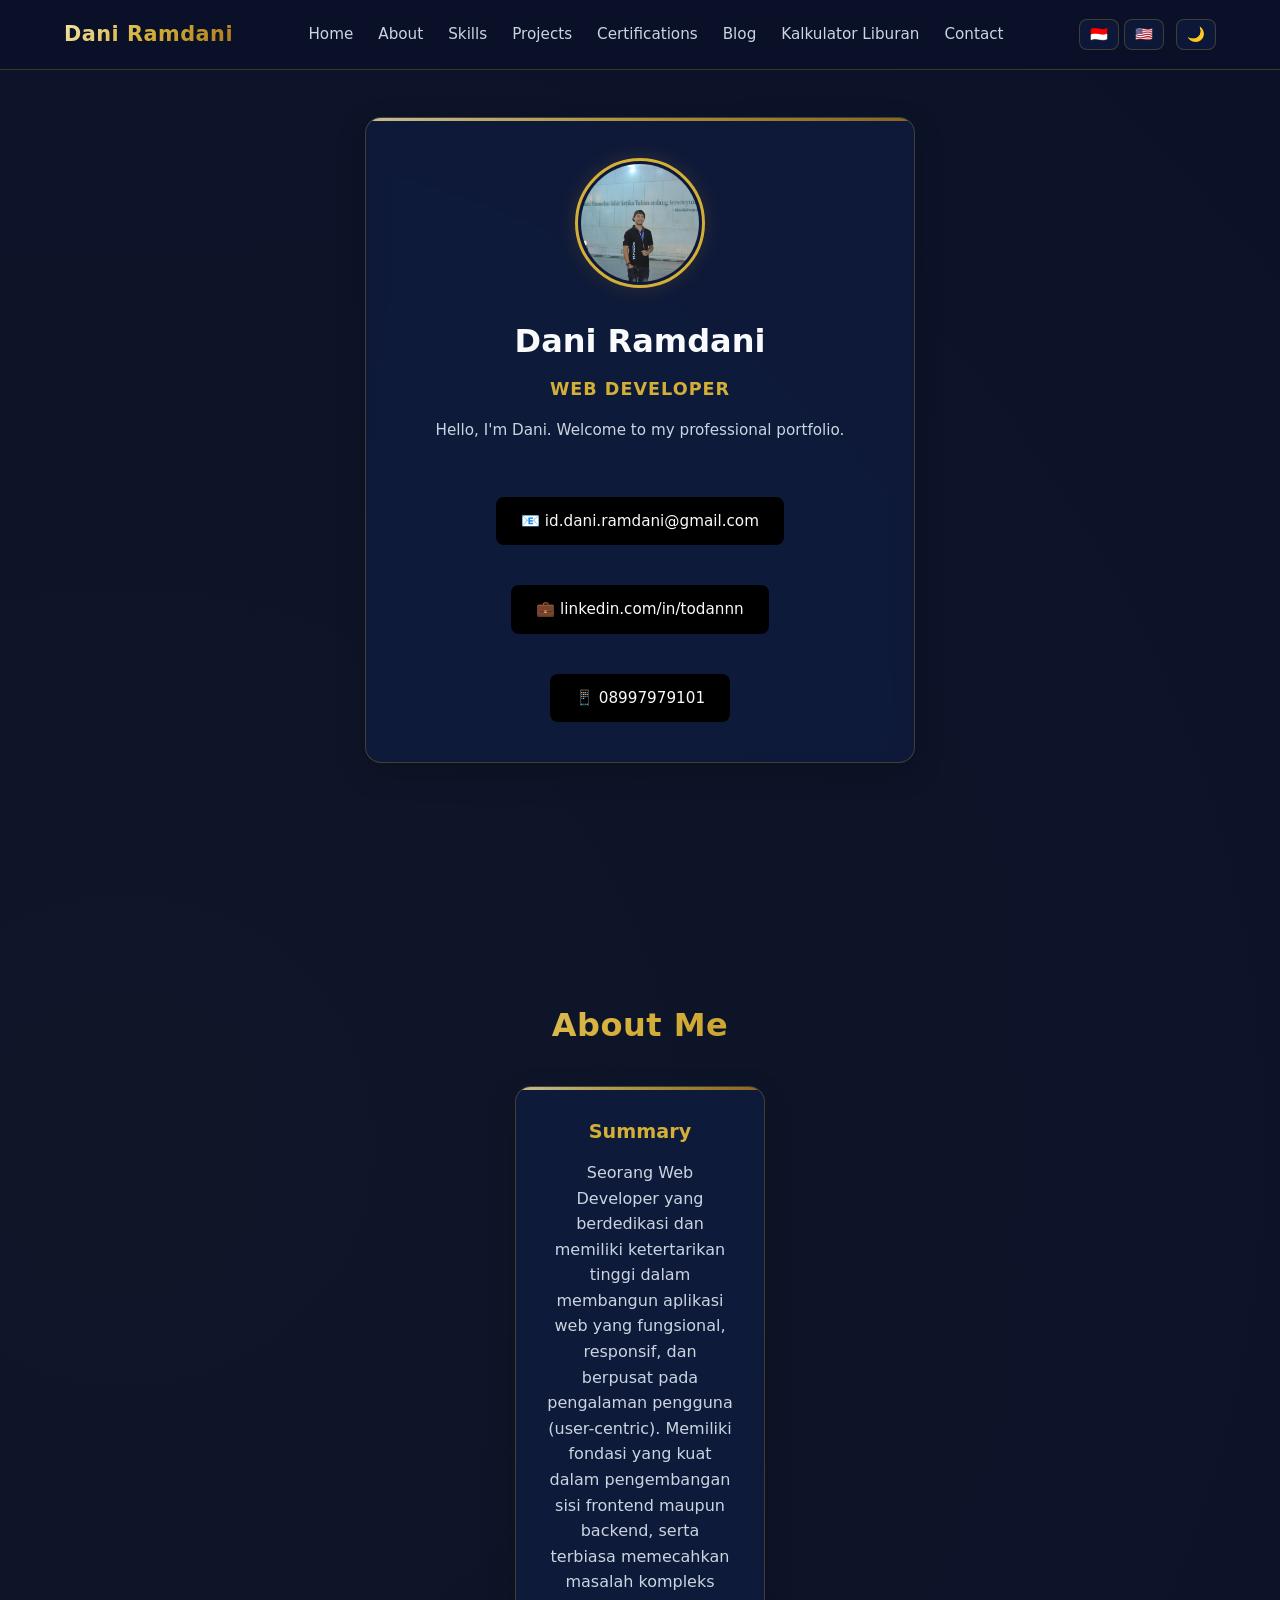
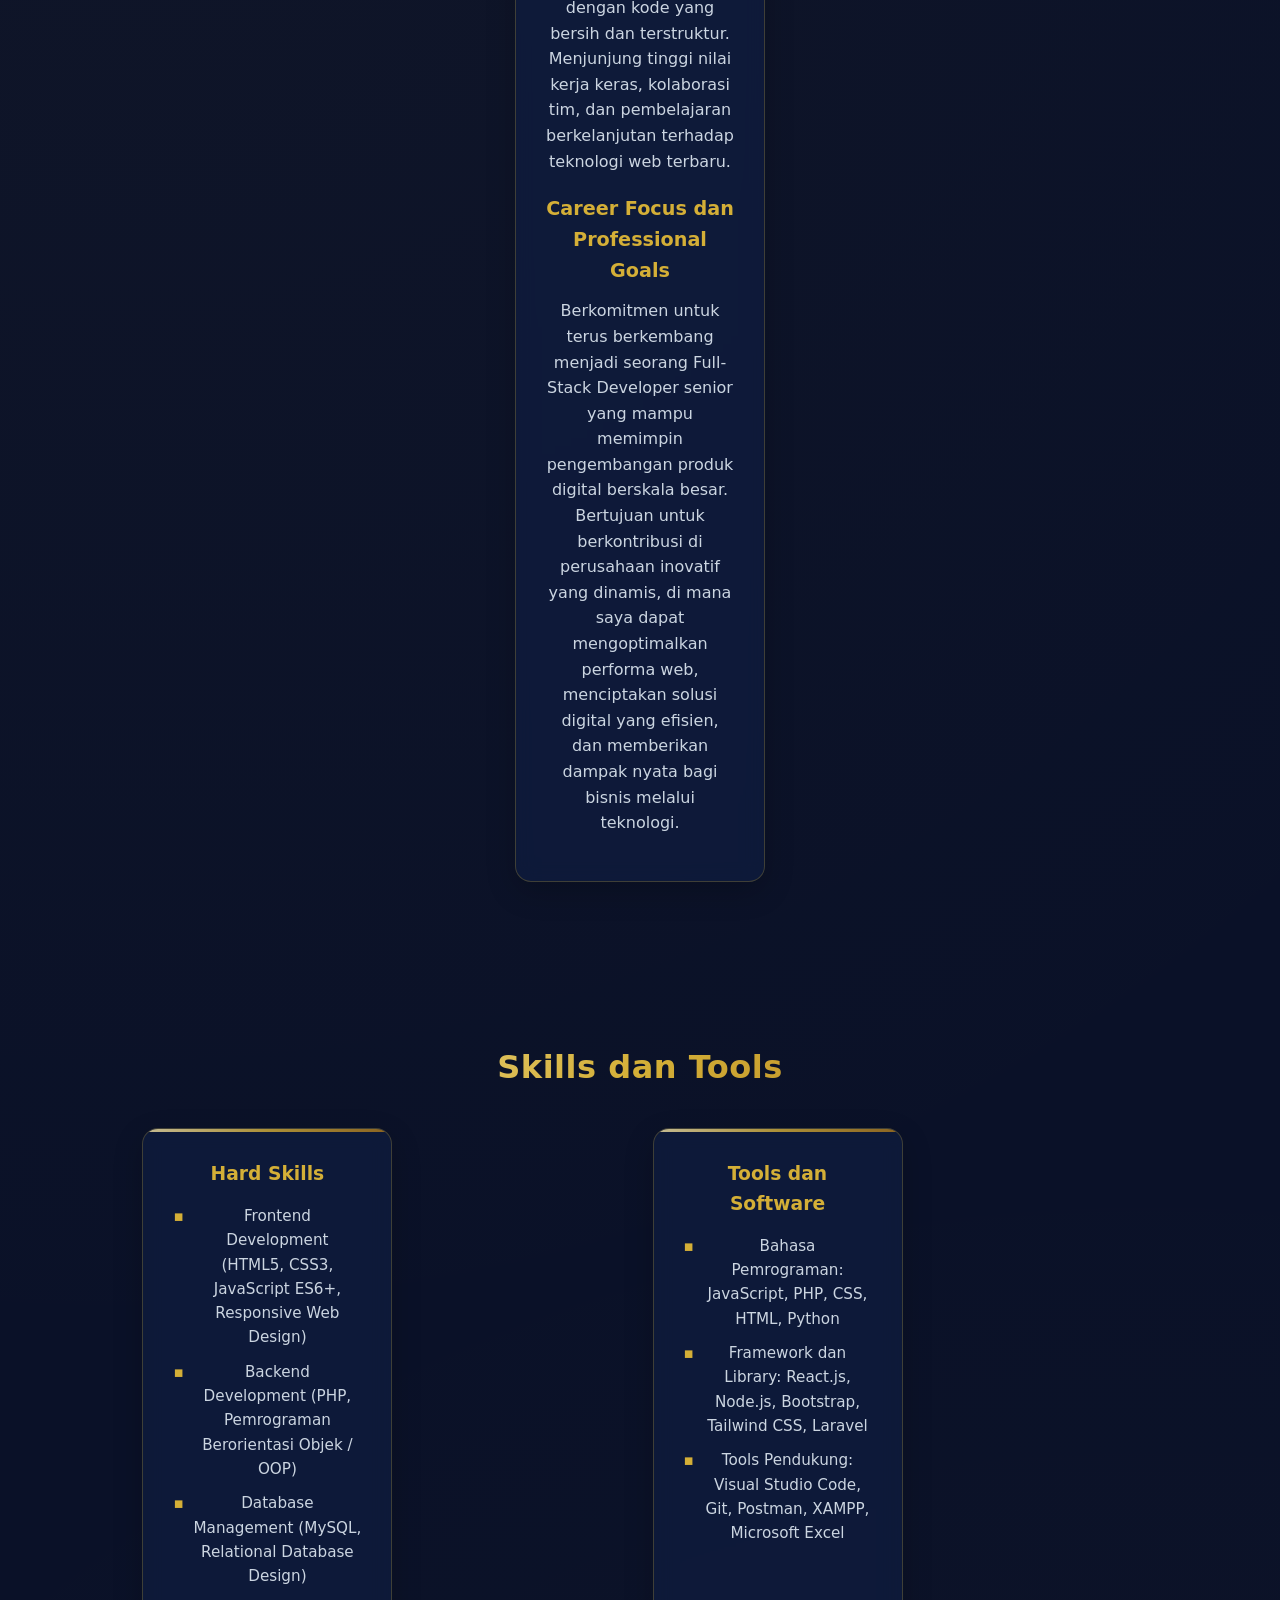
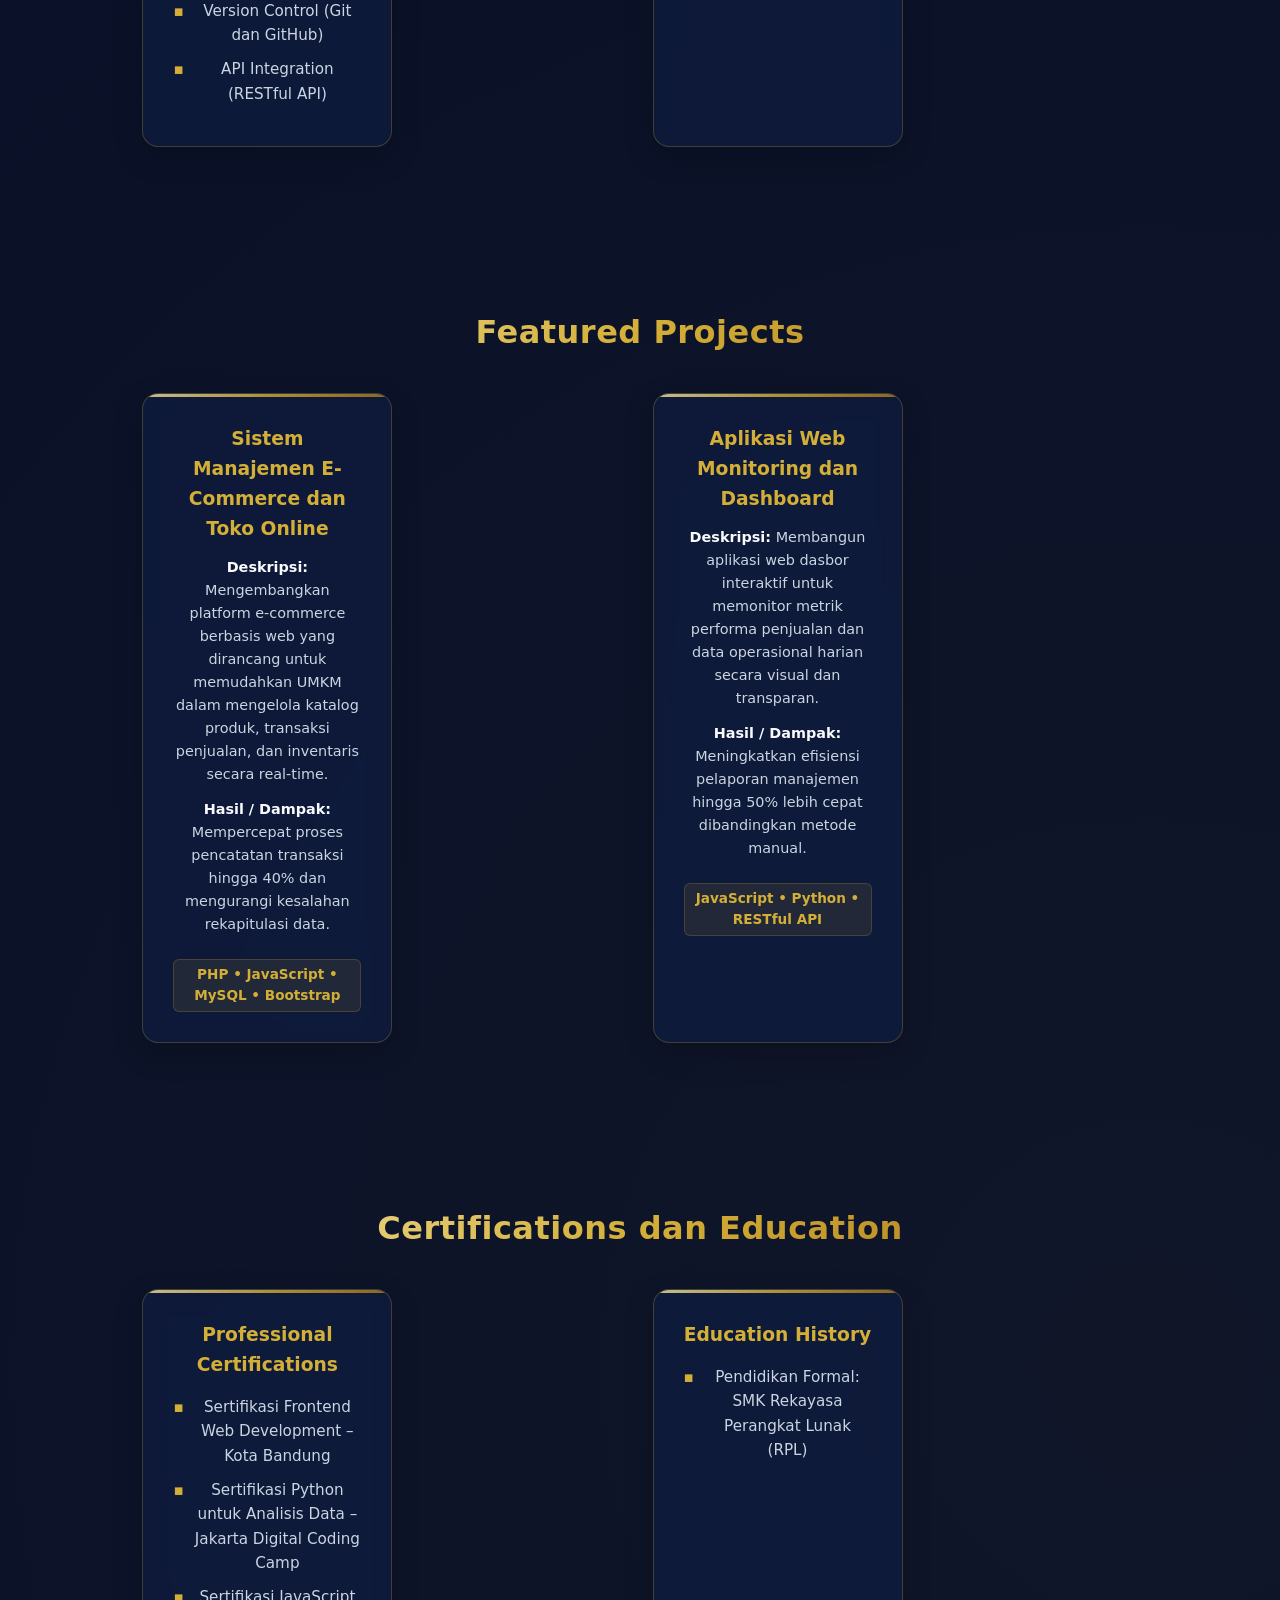
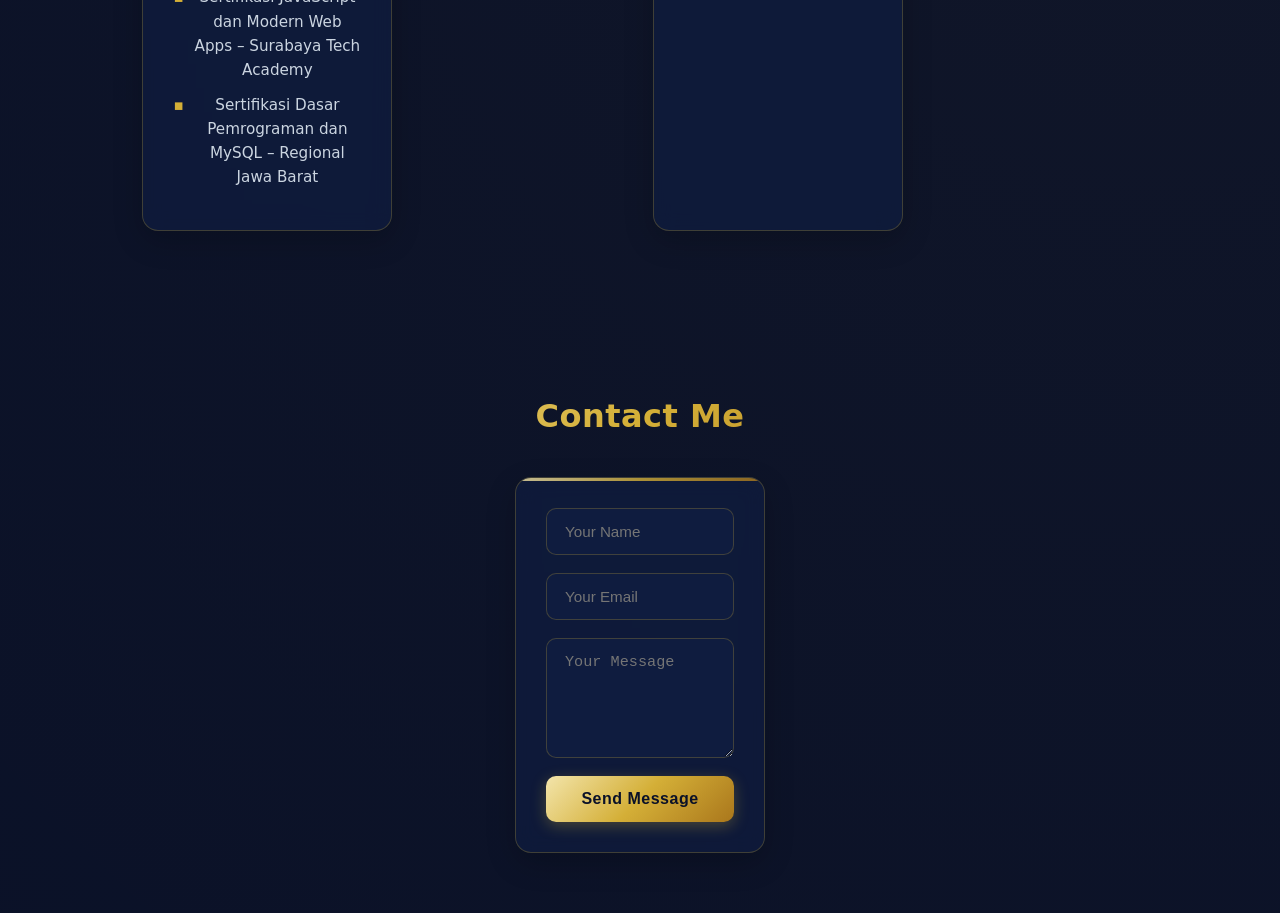
<file: index.html>
<!DOCTYPE html>
<html lang="id">
<head>
    <meta charset="UTF-8">
    <meta name="viewport" content="width=device-width, initial-scale=1.0">
    <title>Dani Ramdani - Web Developer Portfolio</title>
    <link rel="icon" type="image/png" href="favicon.png">
    <link rel="manifest" href="manifest.json">
    <meta name="description" content="Portfolio profesional Dani Ramdani, seorang Web Developer yang berpengalaman dalam pembuatan aplikasi web, frontend, dan backend.">
    <meta name="keywords" content="Dani Ramdani, Todannn, portfolio, web developer, frontend, backend, php, javascript">
    <meta name="author" content="Dani Ramdani">
    <meta name="google-site-verification" content="2Tcy5w8Rb0Jl6t2QiuxAXakFyXwHSNLk9Z8TQSqelpc" />
    <link rel="stylesheet" href="style.css">
    <meta property="og:title" content="Dani Ramdani - Web Developer Portfolio">
    <meta property="og:description" content="Personal website and online portfolio showcasing technology, creativity, and web development projects.">
    <meta property="og:image" content="https://todannn.github.io/profile.jpeg">
    <meta property="og:url" content="https://todannn.github.io/">
    <meta property="og:type" content="website">
    <!-- Google tag (gtag.js) -->
    <script async src="https://www.googletagmanager.com/gtag/js?id=G-HR206WH6C0"></script>
    <script>
      window.dataLayer = window.dataLayer || [];
      function gtag(){dataLayer.push(arguments);}
      gtag('js', new Date());
      gtag('config', 'G-HR206WH6C0');
    </script>
    <style>
        :root {
            --bg-primary: #0a1128;
            --bg-secondary: #0f1c3f;
            --card-bg: rgba(15, 28, 63, 0.75);
            --card-border: rgba(212, 175, 55, 0.25);
            --card-border-hover: rgba(212, 175, 55, 0.6);
            --text-main: #f8fafc;
            --text-muted: #cbd5e1;
            --gold: #d4af37;
            --gold-light: #f3e5ab;
            --gold-gradient: linear-gradient(135deg, #f3e5ab 0%, #d4af37 50%, #aa771c 100%);
            --accent-glow: rgba(212, 175, 55, 0.15);
            --nav-bg: rgba(10, 17, 40, 0.85);
        }

        body.light {
            --bg-primary: #f8fafc;
            --bg-secondary: #ffffff;
            --card-bg: rgba(255, 255, 255, 0.9);
            --card-border: rgba(170, 119, 28, 0.2);
            --card-border-hover: rgba(170, 119, 28, 0.5);
            --text-main: #0f1c3f;
            --text-muted: #475569;
            --gold: #aa771c;
            --gold-light: #855b11;
            --gold-gradient: linear-gradient(135deg, #d4af37 0%, #aa771c 50%, #70470b 100%);
            --accent-glow: rgba(170, 119, 28, 0.1);
            --nav-bg: rgba(248, 250, 252, 0.85);
        }

        * {
            box-sizing: border-box;
            margin: 0;
            padding: 0;
            transition: background-color 0.3s ease, color 0.3s ease, border-color 0.3s ease, transform 0.3s ease;
        }

        body {
            font-family: 'Segoe UI', system-ui, -apple-system, sans-serif;
            background-color: var(--bg-primary);
            color: var(--text-main);
            line-height: 1.6;
            overflow-x: hidden;
            background-image: 
                radial-gradient(circle at 10% 20%, rgba(212, 175, 55, 0.03) 0%, transparent 40%),
                radial-gradient(circle at 90% 80%, rgba(212, 175, 55, 0.03) 0%, transparent 40%);
        }

        /* Navbar Styling */
        .navbar {
            position: fixed;
            top: 0;
            left: 0;
            width: 100%;
            display: flex;
            justify-content: space-between;
            align-items: center;
            padding: 18px 5%;
            background: var(--nav-bg);
            backdrop-filter: blur(12px);
            border-bottom: 1px solid var(--card-border);
            z-index: 1000;
        }

        .logo {
            font-size: 1.3rem;
            font-weight: 700;
            background: var(--gold-gradient);
            -webkit-background-clip: text;
            -webkit-text-fill-color: transparent;
            letter-spacing: 0.5px;
        }

        .menu {
            display: flex;
            gap: 25px;
            align-items: center;
        }

        .menu a {
            text-decoration: none;
            color: var(--text-muted);
            font-weight: 500;
            font-size: 0.95rem;
        }

        .menu a:hover {
            color: var(--gold);
        }

        .navbar-actions {
            display: flex;
            align-items: center;
            gap: 12px;
        }

        .language button, #theme-toggle {
            background: var(--card-bg);
            border: 1px solid var(--card-border);
            color: var(--text-main);
            padding: 6px 10px;
            border-radius: 8px;
            cursor: pointer;
            font-size: 0.9rem;
        }

        .language button:hover, #theme-toggle:hover {
            border-color: var(--gold);
        }

        .hamburger {
            display: none;
            background: none;
            border: none;
            color: var(--text-main);
            font-size: 1.5rem;
            cursor: pointer;
        }

        /* Sections */
        section {
            padding: 100px 8% 60px;
            max-width: 1200px;
            margin: 0 auto;
        }

        section h2 {
            font-size: 2rem;
            margin-bottom: 35px;
            text-align: center;
            background: var(--gold-gradient);
            -webkit-background-clip: text;
            -webkit-text-fill-color: transparent;
            font-weight: 700;
            letter-spacing: 0.5px;
        }

        /* Hero / Cover Section */
        .hero {
            min-height: 100vh;
            display: flex;
            justify-content: center;
            align-items: center;
            padding-top: 80px;
        }

        /* Elegan Gold-Dongker Card Design */
        .card {
            background: var(--card-bg);
            border: 1px solid var(--card-border);
            border-radius: 16px;
            padding: 30px;
            backdrop-filter: blur(10px);
            box-shadow: 0 10px 30px rgba(0, 0, 0, 0.2);
            position: relative;
            overflow: hidden;
        }

        .card::before {
            content: '';
            position: absolute;
            top: 0;
            left: 0;
            width: 100%;
            height: 3px;
            background: var(--gold-gradient);
            opacity: 0.8;
        }

        .card:hover {
            border-color: var(--card-border-hover);
            transform: translateY(-4px);
            box-shadow: 0 15px 35px var(--accent-glow);
        }

        .profile-card {
            text-align: center;
            max-width: 550px;
            width: 100%;
            margin: 0 auto;
            padding: 40px 30px;
        }

        .profile-card img {
            width: 130px;
            height: 130px;
            border-radius: 50%;
            object-fit: cover;
            border: 3px solid var(--gold);
            padding: 3px;
            box-shadow: 0 0 20px var(--accent-glow);
            margin-bottom: 20px;
        }

        .profile-card h1 {
            font-size: 2rem;
            margin-bottom: 8px;
            color: var(--text-main);
        }

        .profile-card h3 {
            font-size: 1.1rem;
            color: var(--gold);
            margin-bottom: 15px;
            font-weight: 600;
            letter-spacing: 1px;
            text-transform: uppercase;
        }

        .profile-card p {
            color: var(--text-muted);
            margin-bottom: 25px;
            font-size: 0.95rem;
        }

        .contact-links {
            display: flex;
            flex-direction: column;
            gap: 10px;
            align-items: center;
            font-size: 0.95rem;
        }

        .contact-links a {
            color: var(--text-main);
            text-decoration: none;
            display: inline-flex;
            align-items: center;
            gap: 8px;
        }

        .contact-links a:hover {
            color: var(--gold);
        }

        /* Grid Layouts */
        .grid-2 {
            display: grid;
            grid-template-columns: repeat(auto-fit, minmax(320px, 1fr));
            gap: 25px;
        }

        /* About  dan  Lists */
        .about-content {
            max-width: 850px;
            margin: 0 auto;
        }

        .about-content h3 {
            color: var(--gold);
            font-size: 1.2rem;
            margin-bottom: 12px;
            margin-top: 20px;
        }

        .about-content h3:first-child {
            margin-top: 0;
        }

        .about-content p {
            color: var(--text-muted);
            margin-bottom: 15px;
        }

        /* Skills  dan  Certifications Lists */
        ul {
            list-style: none;
        }

        ul li {
            position: relative;
            padding-left: 20px;
            margin-bottom: 10px;
            color: var(--text-muted);
            font-size: 0.95rem;
        }

        ul li::before {
            content: '▪';
            position: absolute;
            left: 0;
            color: var(--gold);
        }

        /* Projects Section */
        .project-meta {
            margin: 12px 0;
            font-size: 0.9rem;
            color: var(--text-muted);
        }

        .project-meta strong {
            color: var(--text-main);
        }

        .tech-stack {
            display: inline-block;
            background: rgba(212, 175, 55, 0.1);
            color: var(--gold);
            padding: 4px 10px;
            border-radius: 6px;
            font-size: 0.85rem;
            font-weight: 600;
            margin-top: 10px;
            border: 1px solid rgba(212, 175, 55, 0.2);
        }

        /* Contact Form */
        form {
            max-width: 650px;
            margin: 0 auto;
            display: flex;
            flex-direction: column;
            gap: 18px;
        }

        form input, form textarea {
            width: 100%;
            padding: 14px 18px;
            background: var(--bg-secondary);
            border: 1px solid var(--card-border);
            border-radius: 10px;
            color: var(--text-main);
            font-size: 0.95rem;
            outline: none;
        }

        form input:focus, form textarea:focus {
            border-color: var(--gold);
            box-shadow: 0 0 10px var(--accent-glow);
        }

        form button[type="submit"] {
            background: var(--gold-gradient);
            color: #0a1128;
            font-weight: 700;
            padding: 14px;
            border: none;
            border-radius: 10px;
            cursor: pointer;
            font-size: 1rem;
            letter-spacing: 0.5px;
            box-shadow: 0 4px 15px rgba(212, 175, 55, 0.3);
        }

        form button[type="submit"]:hover {
            opacity: 0.9;
            transform: translateY(-2px);
        }

        /* Responsive */
        @media (max-width: 768px) {
            .menu {
                display: none;
                flex-direction: column;
                position: absolute;
                top: 70px;
                left: 0;
                width: 100%;
                background: var(--bg-secondary);
                padding: 20px;
                border-bottom: 1px solid var(--card-border);
                box-shadow: 0 10px 20px rgba(0,0,0,0.3);
            }
            .menu.active {
                display: flex;
            }
            .hamburger {
                display: block;
            }
            section {
                padding: 90px 5% 40px;
            }
        }
    </style>
</head>

<body>
<nav class="navbar">
    <div class="logo">Dani Ramdani</div>
    <button class="hamburger" onclick="toggleMenu()">☰</button>
    <div class="menu" id="menu">
        <a href="#home" data-id="Beranda" data-en="Home">Home</a>
        <a href="#about" data-id="Tentang" data-en="About">About</a>
        <a href="#skills" data-id="Keahlian" data-en="Skills">Skills</a>
        <a href="#projects" data-id="Proyek" data-en="Projects">Projects</a>
        <a href="#certification" data-id="Sertifikasi" data-en="Certifications">Certifications</a>
        <a href="blog.html" data-id="Blog" data-en="Blog">Blog</a>
        <a href="calc.html" data-id="Kalkulator Liburan" data-en="Calc Holiday">Kalkulator Liburan</a>
        <a href="#contact" data-id="Kontak" data-en="Contact">Contact</a>
    </div>
    <div class="navbar-actions">
        <div class="language">
            <button onclick="changeLanguage('id')">🇮🇩</button>
            <button onclick="changeLanguage('en')">🇺🇸</button>
        </div>
        <button id="theme-toggle">🌙</button>
    </div>
</nav>

<!-- 1. HERO / COVER -->
<section class="hero" id="home">
    <div class="card profile-card">
        <img src="profile.jpeg" alt="Profile Photo">
        <h1>Dani Ramdani</h1>
        <h3 data-id="Web Developer" data-en="Web Developer">Web Developer</h3>
        <p data-id="Halo, saya Dani. Selamat datang di portofolio profesional saya." data-en="Hello, I'm Dani. Welcome to my professional portfolio.">
            Hello, I'm Dani. Welcome to my professional portfolio.
        </p>
        <div class="contact-links">
            <a href="mailto:id.dani.ramdani@gmail.com">📧 id.dani.ramdani@gmail.com</a>
            <a href="https://www.linkedin.com/in/todannn/" target="_blank">💼 linkedin.com/in/todannn</a>
            <a href="https://wa.me/628997979101" target="_blank">📱 08997979101</a>
        </div>
    </div>
</section>

<!-- 2. TENTANG SAYA (ABOUT ME) -->
<section id="about">
    <h2 data-id="Tentang Saya" data-en="About Me">About Me</h2>
    <div class="card about-content">
        <h3 data-id="Ringkasan Singkat" data-en="Summary">Summary</h3>
        <p data-id="Seorang Web Developer yang berdedikasi dan memiliki ketertarikan tinggi dalam membangun aplikasi web yang fungsional, responsif, dan berpusat pada pengalaman pengguna (user-centric). Memiliki fondasi yang kuat dalam pengembangan sisi frontend maupun backend, serta terbiasa memecahkan masalah kompleks dengan kode yang bersih dan terstruktur. Menjunjung tinggi nilai kerja keras, kolaborasi tim, dan pembelajaran berkelanjutan terhadap teknologi web terbaru." 
           data-en="A dedicated Web Developer with a strong passion for building functional, responsive, and user-centric web applications. Possesses a solid foundation in both frontend and backend development, accustomed to solving complex problems with clean and structured code. Upholds strong values in hard work, teamwork, and continuous learning of the latest web technologies.">
           Seorang Web Developer yang berdedikasi dan memiliki ketertarikan tinggi dalam membangun aplikasi web yang fungsional, responsif, dan berpusat pada pengalaman pengguna (user-centric). Memiliki fondasi yang kuat dalam pengembangan sisi frontend maupun backend, serta terbiasa memecahkan masalah kompleks dengan kode yang bersih dan terstruktur. Menjunjung tinggi nilai kerja keras, kolaborasi tim, dan pembelajaran berkelanjutan terhadap teknologi web terbaru.
        </p>

        <h3 data-id="Fokus Karier  dan  Tujuan Profesional" data-en="Career Focus  dan  Professional Goals">Career Focus  dan  Professional Goals</h3>
        <p data-id="Berkomitmen untuk terus berkembang menjadi seorang Full-Stack Developer senior yang mampu memimpin pengembangan produk digital berskala besar. Bertujuan untuk berkontribusi di perusahaan inovatif yang dinamis, di mana saya dapat mengoptimalkan performa web, menciptakan solusi digital yang efisien, dan memberikan dampak nyata bagi bisnis melalui teknologi."
           data-en="Committed to growing into a senior Full-Stack Developer capable of leading large-scale digital product development. Aiming to contribute to dynamic and innovative companies where I can optimize web performance, create efficient digital solutions, and deliver real business impact through technology.">
           Berkomitmen untuk terus berkembang menjadi seorang Full-Stack Developer senior yang mampu memimpin pengembangan produk digital berskala besar. Bertujuan untuk berkontribusi di perusahaan inovatif yang dinamis, di mana saya dapat mengoptimalkan performa web, menciptakan solusi digital yang efisien, dan memberikan dampak nyata bagi bisnis melalui teknologi.
        </p>
    </div>
</section>

<!-- 3. KEAHLIAN  dan  KETERAMPILAN -->
<section id="skills">
    <h2 data-id="Keahlian  dan  Keterampilan" data-en="Skills  dan  Tools">Skills  dan  Tools</h2>
    <div class="grid-2">
        <div class="card">
            <h3 style="color: var(--gold); margin-bottom: 15px;" data-id="Hard Skills" data-en="Hard Skills">Hard Skills</h3>
            <ul>
                <li data-id="Frontend Development (HTML5, CSS3, JavaScript ES6+, Responsive Web Design)" data-en="Frontend Development (HTML5, CSS3, JavaScript ES6+, Responsive Web Design)">Frontend Development (HTML5, CSS3, JavaScript ES6+, Responsive Web Design)</li>
                <li data-id="Backend Development (PHP, Pemrograman Berorientasi Objek / OOP)" data-en="Backend Development (PHP, Object-Oriented Programming / OOP)">Backend Development (PHP, Pemrograman Berorientasi Objek / OOP)</li>
                <li data-id="Database Management (MySQL, Relational Database Design)" data-en="Database Management (MySQL, Relational Database Design)">Database Management (MySQL, Relational Database Design)</li>
                <li data-id="Version Control (Git  dan  GitHub)" data-en="Version Control (Git  dan  GitHub)">Version Control (Git  dan  GitHub)</li>
                <li data-id="API Integration (RESTful API)" data-en="API Integration (RESTful API)">API Integration (RESTful API)</li>
            </ul>
        </div>
        <div class="card">
            <h3 style="color: var(--gold); margin-bottom: 15px;" data-id="Tools  dan  Software" data-en="Tools  dan  Software">Tools  dan  Software</h3>
            <ul>
                <li data-id="Bahasa Pemrograman: JavaScript, PHP, CSS, HTML, Python" data-en="Programming Languages: JavaScript, PHP, CSS, HTML, Python">Bahasa Pemrograman: JavaScript, PHP, CSS, HTML, Python</li>
                <li data-id="Framework  dan  Library: React.js, Node.js, Bootstrap, Tailwind CSS, Laravel" data-en="Framework  dan  Library: React.js, Node.js, Bootstrap, Tailwind CSS, Laravel">Framework  dan  Library: React.js, Node.js, Bootstrap, Tailwind CSS, Laravel</li>
                <li data-id="Tools Pendukung: Visual Studio Code, Git, Postman, XAMPP, Microsoft Excel" data-en="Supporting Tools: Visual Studio Code, Git, Postman, XAMPP, Microsoft Excel">Tools Pendukung: Visual Studio Code, Git, Postman, XAMPP, Microsoft Excel</li>
            </ul>
        </div>
    </div>
</section>

<!-- 4. PROYEK / PENGALAMAN UNGGULAN -->
<section id="projects">
    <h2 data-id="Proyek Unggulan" data-en="Featured Projects">Featured Projects</h2>
    <div class="grid-2">
        <div class="card">
            <h3 style="color: var(--gold); margin-bottom: 10px;" data-id="Sistem Manajemen E-Commerce" data-en="E-Commerce Management System">Sistem Manajemen E-Commerce  dan  Toko Online</h3>
            <p class="project-meta">
                <strong data-id="Deskripsi:" data-en="Description:">Deskripsi:</strong> 
                <span data-id="Mengembangkan platform e-commerce berbasis web yang dirancang untuk memudahkan UMKM dalam mengelola katalog produk, transaksi penjualan, dan inventaris secara real-time."
                      data-en="Developing a web-based e-commerce platform designed to help SMEs manage product catalogs, sales transactions, and inventory in real-time.">
                    Mengembangkan platform e-commerce berbasis web yang dirancang untuk memudahkan UMKM dalam mengelola katalog produk, transaksi penjualan, dan inventaris secara real-time.
                </span>
            </p>
            <p class="project-meta">
                <strong data-id="Hasil / Dampak:" data-en="Impact:">Hasil / Dampak:</strong> 
                <span data-id="Mempercepat proses pencatatan transaksi hingga 40% dan mengurangi kesalahan rekapitulasi data."
                      data-en="Accelerated transaction recording processes by up to 40% and reduced data recalculation errors.">
                    Mempercepat proses pencatatan transaksi hingga 40% dan mengurangi kesalahan rekapitulasi data.
                </span>
            </p>
            <div class="tech-stack">PHP • JavaScript • MySQL • Bootstrap</div>
        </div>

        <div class="card">
            <h3 style="color: var(--gold); margin-bottom: 10px;" data-id="Aplikasi Web Monitoring" data-en="Web Monitoring Application">Aplikasi Web Monitoring  dan  Dashboard</h3>
            <p class="project-meta">
                <strong data-id="Deskripsi:" data-en="Description:">Deskripsi:</strong> 
                <span data-id="Membangun aplikasi web dasbor interaktif untuk memonitor metrik performa penjualan dan data operasional harian secara visual dan transparan."
                      data-en="Building an interactive dashboard web application to monitor sales performance metrics and daily operational data transparently.">
                    Membangun aplikasi web dasbor interaktif untuk memonitor metrik performa penjualan dan data operasional harian secara visual dan transparan.
                </span>
            </p>
            <p class="project-meta">
                <strong data-id="Hasil / Dampak:" data-en="Impact:">Hasil / Dampak:</strong> 
                <span data-id="Meningkatkan efisiensi pelaporan manajemen hingga 50% lebih cepat dibandingkan metode manual."
                      data-en="Increased management reporting efficiency up to 50% faster compared to manual methods.">
                    Meningkatkan efisiensi pelaporan manajemen hingga 50% lebih cepat dibandingkan metode manual.
                </span>
            </p>
            <div class="tech-stack">JavaScript • Python • RESTful API</div>
        </div>
    </div>
</section>

<!-- 5. SERTIFIKASI  dan  RIWAYAT PENDIDIKAN -->
<section id="certification">
    <h2 data-id="Sertifikasi  dan  Pendidikan" data-en="Certifications  dan  Education">Certifications  dan  Education</h2>
    <div class="grid-2">
        <div class="card">
            <h3 style="color: var(--gold); margin-bottom: 15px;" data-id="Sertifikasi Profesional" data-en="Professional Certifications">Professional Certifications</h3>
            <ul>
                <li>Sertifikasi Frontend Web Development – Kota Bandung</li>
                <li>Sertifikasi Python untuk Analisis Data – Jakarta Digital Coding Camp</li>
                <li>Sertifikasi JavaScript  dan  Modern Web Apps – Surabaya Tech Academy</li>
                <li>Sertifikasi Dasar Pemrograman  dan  MySQL – Regional Jawa Barat</li>
            </ul>
        </div>
        <div class="card">
            <h3 style="color: var(--gold); margin-bottom: 15px;" data-id="Riwayat Pendidikan" data-en="Education History">Education History</h3>
            <ul>
                <li data-id="Pendidikan Formal: SMK Rekayasa Perangkat Lunak (RPL)" data-en="Formal Education: Vocational High School of Software Engineering (RPL)">
                    Pendidikan Formal: SMK Rekayasa Perangkat Lunak (RPL)
                </li>
            </ul>
        </div>
    </div>
</section>

<!-- KONTAK / CONTACT -->
<section id="contact">
    <h2 data-id="Kontak Aku" data-en="Contact Me">Contact Me</h2>
    <div class="card" style="max-width: 700px; margin: 0 auto;">
        <form action="https://formspree.io/f/mnpaqbbk" method="POST">
            <input type="text" name="name" placeholder="Your Name" required>
            <input type="email" name="email" placeholder="Your Email" required>
            <textarea name="message" placeholder="Your Message" rows="5"></textarea>
            <button type="submit" data-id="Kirim Pesan" data-en="Send Message">Send Message</button>
        </form>
    </div>
</section>

<script>
function toggleMenu(){
    let menu = document.getElementById("menu");
    menu.classList.toggle("active");
}

const toggle = document.getElementById("theme-toggle");
const body = document.body;

if(localStorage.getItem("theme") === "light"){
    body.classList.add("light");
    toggle.innerHTML = "☀️";
} else {
    toggle.innerHTML = "🌙";
}

toggle.onclick = function(){
    body.classList.toggle("light");
    if(body.classList.contains("light")){
        localStorage.setItem("theme","light");
        toggle.innerHTML="☀️";
    }else{
        localStorage.setItem("theme","dark");
        toggle.innerHTML="🌙";
    }
}

function changeLanguage(lang){
    let elements = document.querySelectorAll("[data-"+lang+"]");
    elements.forEach(function(element){
        element.innerHTML = element.getAttribute("data-"+lang);
    });
    localStorage.setItem("language", lang);
}

let savedLanguage = localStorage.getItem("language");
if(savedLanguage){
    changeLanguage(savedLanguage);
}
</script>
</body>
</html>
</file>
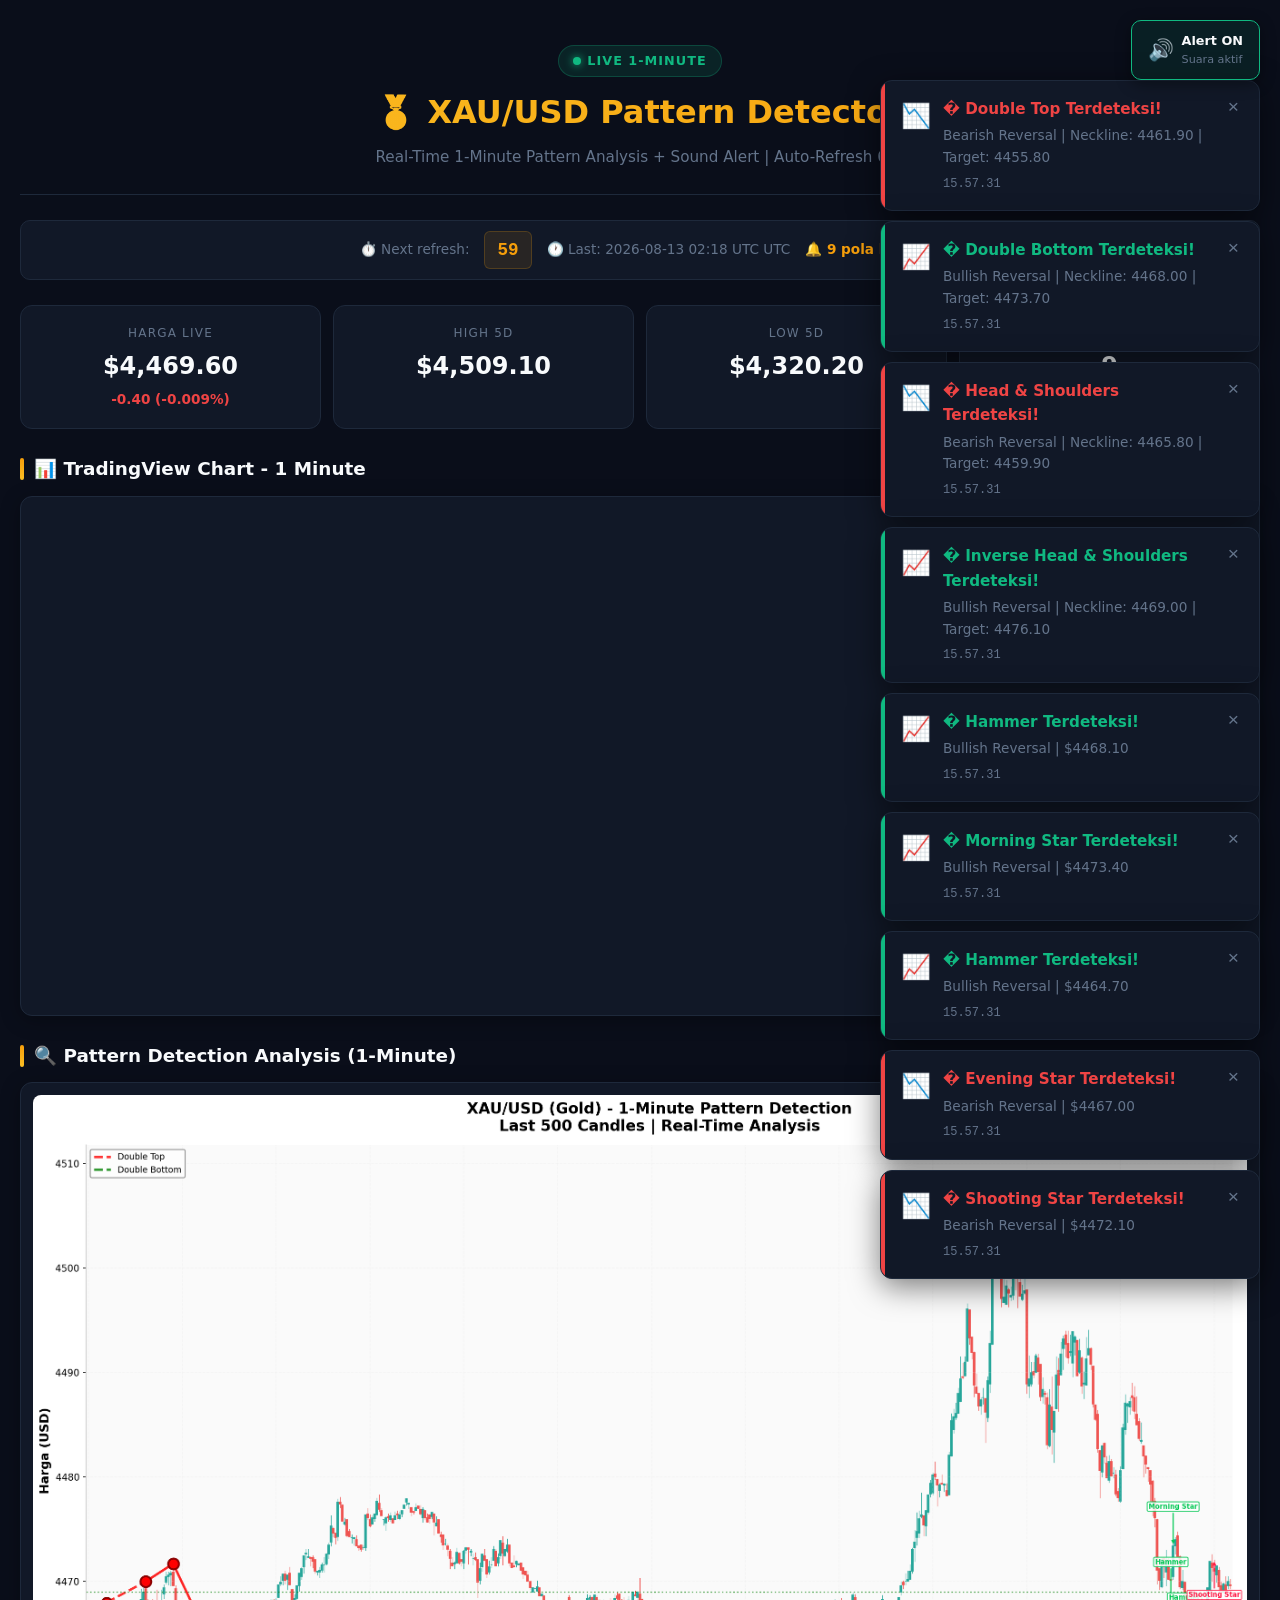
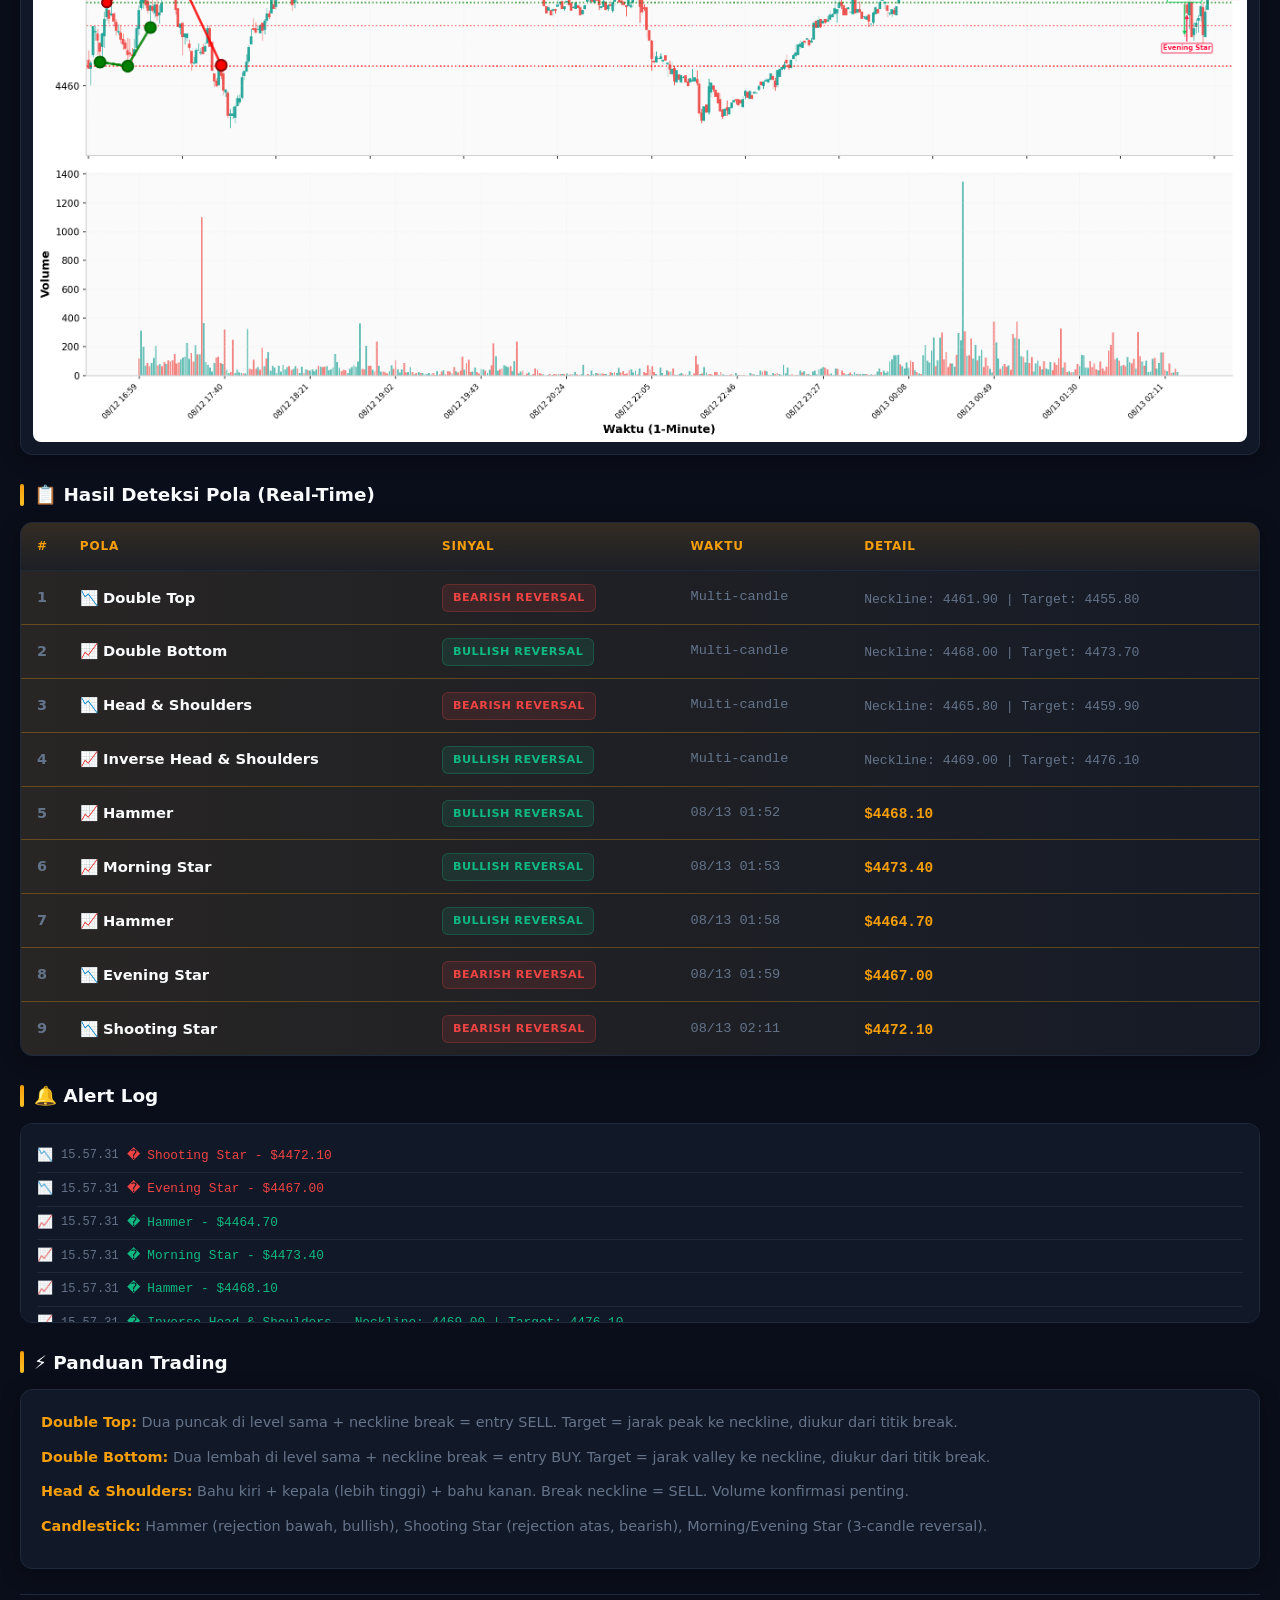
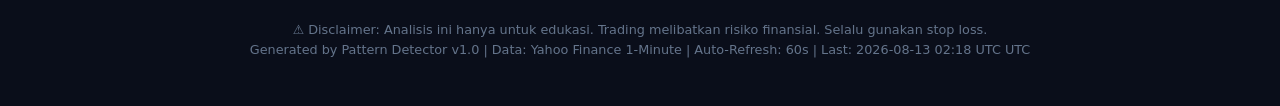
<file: tradeanalys/index.html>
<!DOCTYPE html>
<html lang="id">
<head>
    <meta charset="UTF-8">
    <meta name="viewport" content="width=device-width, initial-scale=1.0">
    <meta http-equiv="refresh" content="60">
    <title>XAU/USD 1-Minute Pattern Detector - Live + Alert</title>
    <style>
        :root {
            --bg: #0a0e1a;
            --card: #111827;
            --text: #f8fafc;
            --muted: #64748b;
            --bullish: #10b981;
            --bearish: #ef4444;
            --accent: #f59e0b;
            --border: #1e293b;
        }
        * { margin: 0; padding: 0; box-sizing: border-box; }
        body { font-family: 'Segoe UI', system-ui, sans-serif; background: var(--bg); color: var(--text); line-height: 1.6; }
        .container { max-width: 1440px; margin: 0 auto; padding: 20px; }

        header { text-align: center; padding: 25px 20px; border-bottom: 1px solid var(--border); margin-bottom: 25px; position: relative; }
        header h1 { font-size: 2rem; margin-bottom: 6px; background: linear-gradient(90deg, #fbbf24, #f59e0b); -webkit-background-clip: text; -webkit-text-fill-color: transparent; }
        header p { color: var(--muted); font-size: 0.95rem; }

        .live-badge { display: inline-flex; align-items: center; gap: 6px; background: rgba(16,185,129,0.12); color: var(--bullish); padding: 5px 14px; border-radius: 20px; font-size: 0.8rem; font-weight: 700; border: 1px solid rgba(16,185,129,0.25); margin-bottom: 10px; text-transform: uppercase; letter-spacing: 1px; }
        .live-dot { width: 8px; height: 8px; background: var(--bullish); border-radius: 50%; animation: pulse 1.5s infinite; box-shadow: 0 0 8px var(--bullish); }
        @keyframes pulse { 0%,100%{opacity:1;transform:scale(1)} 50%{opacity:0.4;transform:scale(0.8)} }

        .sound-toggle {
            position: fixed; top: 20px; right: 20px; z-index: 1000;
            display: flex; align-items: center; gap: 8px;
            background: var(--card); border: 1px solid var(--border);
            border-radius: 10px; padding: 10px 16px; cursor: pointer;
            transition: all 0.3s; user-select: none;
            box-shadow: 0 4px 15px rgba(0,0,0,0.4);
        }
        .sound-toggle:hover { border-color: var(--accent); transform: scale(1.05); }
        .sound-toggle.active { border-color: var(--bullish); background: rgba(16,185,129,0.1); }
        .sound-toggle.muted { border-color: var(--muted); opacity: 0.6; }
        .sound-icon { font-size: 1.3rem; }
        .sound-label { font-size: 0.8rem; font-weight: 600; }
        .sound-status { font-size: 0.7rem; color: var(--muted); }

        .toast-container {
            position: fixed; top: 80px; right: 20px; z-index: 999;
            display: flex; flex-direction: column; gap: 10px;
            max-width: 380px;
        }
        .toast {
            background: var(--card); border: 1px solid var(--border);
            border-radius: 12px; padding: 16px 20px;
            box-shadow: 0 8px 30px rgba(0,0,0,0.5);
            animation: slideIn 0.4s ease, glow 2s infinite;
            display: flex; align-items: flex-start; gap: 12px;
            position: relative; overflow: hidden;
        }
        .toast::before {
            content: ''; position: absolute; left: 0; top: 0; bottom: 0; width: 4px;
            background: var(--accent);
        }
        .toast.bullish::before { background: var(--bullish); }
        .toast.bearish::before { background: var(--bearish); }
        .toast-icon { font-size: 1.5rem; flex-shrink: 0; }
        .toast-content { flex: 1; }
        .toast-title { font-weight: 700; font-size: 0.95rem; margin-bottom: 4px; }
        .toast-msg { color: var(--muted); font-size: 0.85rem; }
        .toast-time { color: var(--muted); font-size: 0.75rem; margin-top: 6px; font-family: monospace; }
        .toast-close {
            background: none; border: none; color: var(--muted); cursor: pointer;
            font-size: 1.2rem; padding: 0; line-height: 1; transition: color 0.2s;
        }
        .toast-close:hover { color: var(--text); }
        @keyframes slideIn {
            from { transform: translateX(120%); opacity: 0; }
            to { transform: translateX(0); opacity: 1; }
        }
        @keyframes glow {
            0%, 100% { box-shadow: 0 8px 30px rgba(0,0,0,0.5); }
            50% { box-shadow: 0 8px 30px rgba(245,158,11,0.15); }
        }

        .refresh-bar {
            display: flex; align-items: center; justify-content: center;
            gap: 15px; padding: 10px; background: var(--card);
            border: 1px solid var(--border); border-radius: 10px;
            margin-bottom: 25px; font-size: 0.85rem; color: var(--muted);
        }
        .refresh-bar .timer {
            font-family: 'Courier New', monospace; font-weight: 700;
            color: var(--accent); font-size: 1.1rem;
            background: rgba(245,158,11,0.1); padding: 4px 12px;
            border-radius: 6px; border: 1px solid rgba(245,158,11,0.2);
        }

        .stats-grid {
            display: grid; grid-template-columns: repeat(auto-fit, minmax(180px, 1fr));
            gap: 12px; margin-bottom: 25px;
        }
        .stat-card {
            background: var(--card); border: 1px solid var(--border);
            border-radius: 12px; padding: 18px; text-align: center;
            transition: all 0.25s ease; position: relative; overflow: hidden;
        }
        .stat-card:hover { transform: translateY(-3px); border-color: #334155; }
        .stat-label { color: var(--muted); font-size: 0.75rem; text-transform: uppercase; letter-spacing: 1.2px; }
        .stat-value { font-size: 1.5rem; font-weight: 800; margin-top: 4px; }
        .stat-change { font-size: 0.85rem; margin-top: 3px; font-weight: 600; }
        .up { color: var(--bullish); } .down { color: var(--bearish); }

        .section { margin-bottom: 25px; }
        .section-title { font-size: 1.15rem; font-weight: 700; margin-bottom: 12px; display: flex; align-items: center; gap: 10px; color: var(--text); }
        .section-title::before { content: ''; width: 4px; height: 22px; background: linear-gradient(180deg, var(--accent), #fbbf24); border-radius: 2px; }

        .tv-widget {
            background: var(--card); border: 1px solid var(--border);
            border-radius: 12px; overflow: hidden; height: 520px;
            box-shadow: 0 4px 20px rgba(0,0,0,0.3);
        }
        .chart-container {
            background: var(--card); border: 1px solid var(--border);
            border-radius: 12px; padding: 12px; overflow: hidden;
            box-shadow: 0 4px 20px rgba(0,0,0,0.3);
        }
        .chart-container img { width: 100%; height: auto; border-radius: 8px; display: block; }

        .pattern-table {
            width: 100%; border-collapse: separate; border-spacing: 0;
            background: var(--card); border: 1px solid var(--border);
            border-radius: 12px; overflow: hidden;
            box-shadow: 0 4px 20px rgba(0,0,0,0.3);
        }
        .pattern-table th {
            background: linear-gradient(180deg, rgba(245,158,11,0.15), rgba(245,158,11,0.05));
            color: var(--accent); padding: 14px 16px; text-align: left; font-weight: 700;
            text-transform: uppercase; font-size: 0.75rem; letter-spacing: 0.8px;
            border-bottom: 1px solid var(--border);
        }
        .pattern-table td { padding: 12px 16px; border-bottom: 1px solid var(--border); transition: all 0.3s; }
        .pattern-table tr { transition: all 0.3s; }
        .pattern-table tr:hover { background: rgba(255,255,255,0.04); }
        .pattern-table tr.new-pattern { 
            background: linear-gradient(90deg, rgba(245,158,11,0.1), rgba(245,158,11,0.02)) !important;
            animation: highlightNew 3s ease forwards;
        }
        .pattern-table tr.new-pattern td { border-bottom-color: rgba(245,158,11,0.3); }
        @keyframes highlightNew {
            0% { background: linear-gradient(90deg, rgba(245,158,11,0.2), rgba(245,158,11,0.05)); }
            100% { background: transparent; }
        }
        .pattern-table tr:last-child td { border-bottom: none; }
        .num { color: var(--muted); font-weight: 700; width: 40px; font-size: 0.9rem; }
        .pattern-name { font-weight: 700; font-size: 0.92rem; }
        .date { color: var(--muted); font-size: 0.85rem; font-family: 'Courier New', monospace; }
        .badge {
            display: inline-block; padding: 4px 10px; border-radius: 6px;
            font-size: 0.7rem; font-weight: 800; text-transform: uppercase; letter-spacing: 0.5px;
        }
        .badge.bullish { background: rgba(16,185,129,0.12); color: var(--bullish); border: 1px solid rgba(16,185,129,0.25); }
        .badge.bearish { background: rgba(239,68,68,0.12); color: var(--bearish); border: 1px solid rgba(239,68,68,0.25); }
        .price-tag { color: var(--accent); font-weight: 700; font-size: 0.9rem; font-family: 'Courier New', monospace; }
        .target-tag { color: var(--muted); font-size: 0.82rem; font-family: 'Courier New', monospace; }

        .guide-box {
            background: var(--card); border: 1px solid var(--border);
            border-radius: 12px; padding: 20px;
            box-shadow: 0 4px 20px rgba(0,0,0,0.3);
        }
        .guide-box p { margin-bottom: 10px; color: var(--muted); font-size: 0.9rem; line-height: 1.7; }
        .guide-box strong { color: var(--accent); }

        .alert-log {
            background: var(--card); border: 1px solid var(--border);
            border-radius: 12px; padding: 16px; max-height: 200px; overflow-y: auto;
            font-family: 'Courier New', monospace; font-size: 0.8rem;
        }
        .alert-log-item {
            padding: 6px 0; border-bottom: 1px solid var(--border);
            display: flex; align-items: center; gap: 8px;
        }
        .alert-log-item:last-child { border-bottom: none; }
        .alert-log-time { color: var(--muted); font-size: 0.75rem; }
        .alert-log-msg { color: var(--text); }
        .alert-log-msg.bullish { color: var(--bullish); }
        .alert-log-msg.bearish { color: var(--bearish); }

        .footer { text-align: center; padding: 25px; color: var(--muted); border-top: 1px solid var(--border); margin-top: 15px; font-size: 0.8rem; }

        @media (max-width: 768px) {
            header h1 { font-size: 1.4rem; }
            .tv-widget { height: 380px; }
            .stats-grid { grid-template-columns: repeat(2, 1fr); }
            .sound-toggle { top: 10px; right: 10px; padding: 8px 12px; }
            .toast-container { right: 10px; max-width: calc(100vw - 20px); }
        }
    </style>
<base target="_blank">
</head>
<body>
    <div class="sound-toggle active" id="soundToggle" onclick="toggleSound()">
        <span class="sound-icon" id="soundIcon">🔊</span>
        <div>
            <div class="sound-label" id="soundLabel">Alert ON</div>
            <div class="sound-status" id="soundStatus">Suara aktif</div>
        </div>
    </div>

    <div class="toast-container" id="toastContainer"></div>

    <div class="container">
        <header>
            <div class="live-badge"><span class="live-dot"></span> Live 1-Minute</div>
            <h1>🥇 XAU/USD Pattern Detector</h1>
            <p>Real-Time 1-Minute Pattern Analysis + Sound Alert | Auto-Refresh 60s</p>
        </header>

        <div class="refresh-bar">
            <span>⏱️ Next refresh:</span>
            <span class="timer" id="countdown">60</span>
            <span>🕐 Last: 2026-08-13 02:18 UTC UTC</span>
            <span id="alertCount" style="color:var(--accent);font-weight:700;"></span>
        </div>

        <div class="stats-grid">
            <div class="stat-card">
                <div class="stat-label">Harga Live</div>
                <div class="stat-value">$4,469.60</div>
                <div class="stat-change down">-0.40 (-0.009%)</div>
            </div>
            <div class="stat-card">
                <div class="stat-label">High 5D</div>
                <div class="stat-value">$4,509.10</div>
            </div>
            <div class="stat-card">
                <div class="stat-label">Low 5D</div>
                <div class="stat-value">$4,320.20</div>
            </div>
            <div class="stat-card">
                <div class="stat-label">Pattern Aktif</div>
                <div class="stat-value" id="patternCount">9</div>
            </div>
        </div>

        <div class="section">
            <div class="section-title">📊 TradingView Chart - 1 Minute</div>
            <div class="tv-widget">
                <iframe id="tv-chart" src="https://www.tradingview.com/widgetembed/?frameElementId=tradingview_chart&symbol=OANDA%3AXAUUSD&interval=1&hidesidetoolbar=0&symboledit=1&saveimage=1&toolbarbg=f1f3f6&studies=%5B%5D&theme=dark&style=1&timezone=Asia%2FJakarta&studies_overrides=%7B%7D&overrides=%7B%7D&enabled_features=%5B%5D&disabled_features=%5B%5D&locale=id&utm_source=localhost&utm_medium=widget&utm_campaign=chart&utm_term=OANDA%3AXAUUSD" style="width:100%;height:100%;border:none;" allowtransparency="true" scrolling="no" allowfullscreen="true"></iframe>
            </div>
        </div>

        <div class="section">
            <div class="section-title">🔍 Pattern Detection Analysis (1-Minute)</div>
            <div class="chart-container">
                <img src="[data-uri]" alt="XAU/USD 1-Minute Pattern Analysis" loading="lazy">
            </div>
        </div>

        <div class="section">
            <div class="section-title">📋 Hasil Deteksi Pola (Real-Time)</div>
            <table class="pattern-table" id="patternTable">
                <thead>
                    <tr><th>#</th><th>Pola</th><th>Sinyal</th><th>Waktu</th><th>Detail</th></tr>
                </thead>
                <tbody>
                    
        <tr data-pid="Double_Top_4461_4455">
            <td class="num">1</td>
            <td class="pattern-name">📉 Double Top</td>
            <td><span class="badge bearish">Bearish Reversal</span></td>
            <td class="date">Multi-candle</td>
            <td><span class='target-tag'>Neckline: 4461.90 | Target: 4455.80</span></td>
        </tr>
    
        <tr data-pid="Double_Bottom_4468_4473">
            <td class="num">2</td>
            <td class="pattern-name">📈 Double Bottom</td>
            <td><span class="badge bullish">Bullish Reversal</span></td>
            <td class="date">Multi-candle</td>
            <td><span class='target-tag'>Neckline: 4468.00 | Target: 4473.70</span></td>
        </tr>
    
        <tr data-pid="Head_&_Shoulders_4465_4459">
            <td class="num">3</td>
            <td class="pattern-name">📉 Head & Shoulders</td>
            <td><span class="badge bearish">Bearish Reversal</span></td>
            <td class="date">Multi-candle</td>
            <td><span class='target-tag'>Neckline: 4465.80 | Target: 4459.90</span></td>
        </tr>
    
        <tr data-pid="Inverse_Head_&_Shoulders_4469_4476">
            <td class="num">4</td>
            <td class="pattern-name">📈 Inverse Head & Shoulders</td>
            <td><span class="badge bullish">Bullish Reversal</span></td>
            <td class="date">Multi-candle</td>
            <td><span class='target-tag'>Neckline: 4469.00 | Target: 4476.10</span></td>
        </tr>
    
        <tr data-pid="Hammer_202608130152_4468">
            <td class="num">5</td>
            <td class="pattern-name">📈 Hammer</td>
            <td><span class="badge bullish">Bullish Reversal</span></td>
            <td class="date">08/13 01:52</td>
            <td><span class='price-tag'>$4468.10</span></td>
        </tr>
    
        <tr data-pid="Morning_Star_202608130153_4473">
            <td class="num">6</td>
            <td class="pattern-name">📈 Morning Star</td>
            <td><span class="badge bullish">Bullish Reversal</span></td>
            <td class="date">08/13 01:53</td>
            <td><span class='price-tag'>$4473.40</span></td>
        </tr>
    
        <tr data-pid="Hammer_202608130158_4464">
            <td class="num">7</td>
            <td class="pattern-name">📈 Hammer</td>
            <td><span class="badge bullish">Bullish Reversal</span></td>
            <td class="date">08/13 01:58</td>
            <td><span class='price-tag'>$4464.70</span></td>
        </tr>
    
        <tr data-pid="Evening_Star_202608130159_4467">
            <td class="num">8</td>
            <td class="pattern-name">📉 Evening Star</td>
            <td><span class="badge bearish">Bearish Reversal</span></td>
            <td class="date">08/13 01:59</td>
            <td><span class='price-tag'>$4467.00</span></td>
        </tr>
    
        <tr data-pid="Shooting_Star_202608130211_4472">
            <td class="num">9</td>
            <td class="pattern-name">📉 Shooting Star</td>
            <td><span class="badge bearish">Bearish Reversal</span></td>
            <td class="date">08/13 02:11</td>
            <td><span class='price-tag'>$4472.10</span></td>
        </tr>
    
                </tbody>
            </table>
        </div>

        <div class="section">
            <div class="section-title">🔔 Alert Log</div>
            <div class="alert-log" id="alertLog">
                <div class="alert-log-item" style="color:var(--muted);">
                    <span>⏳</span> Menunggu pola baru...
                </div>
            </div>
        </div>

        <div class="section">
            <div class="section-title">⚡ Panduan Trading</div>
            <div class="guide-box">
                <p><strong>Double Top:</strong> Dua puncak di level sama + neckline break = entry SELL. Target = jarak peak ke neckline, diukur dari titik break.</p>
                <p><strong>Double Bottom:</strong> Dua lembah di level sama + neckline break = entry BUY. Target = jarak valley ke neckline, diukur dari titik break.</p>
                <p><strong>Head & Shoulders:</strong> Bahu kiri + kepala (lebih tinggi) + bahu kanan. Break neckline = SELL. Volume konfirmasi penting.</p>
                <p><strong>Candlestick:</strong> Hammer (rejection bawah, bullish), Shooting Star (rejection atas, bearish), Morning/Evening Star (3-candle reversal).</p>
            </div>
        </div>

        <div class="footer">
            <p>⚠️ Disclaimer: Analisis ini hanya untuk edukasi. Trading melibatkan risiko finansial. Selalu gunakan stop loss.</p>
            <p>Generated by Pattern Detector v1.0 | Data: Yahoo Finance 1-Minute | Auto-Refresh: 60s | Last: 2026-08-13 02:18 UTC UTC</p>
        </div>
    </div>

    <script>
        // ============================================
        // SOUND ALERT SYSTEM
        // ============================================

        let soundEnabled = true;
        let audioCtx = null;

        // Current pattern IDs from server
        const currentPatternIds = ["Double_Top_4461_4455","Double_Bottom_4468_4473","Head_&_Shoulders_4465_4459","Inverse_Head_&_Shoulders_4469_4476","Hammer_202608130152_4468","Morning_Star_202608130153_4473","Hammer_202608130158_4464","Evening_Star_202608130159_4467","Shooting_Star_202608130211_4472"];

        function initAudio() {
            if (!audioCtx) {
                audioCtx = new (window.AudioContext || window.webkitAudioContext)();
            }
        }

        function playAlertSound(type) {
            if (!soundEnabled || !audioCtx) return;

            const now = audioCtx.currentTime;
            const isChartPattern = type.includes('Double') || type.includes('Head');
            const baseFreq = type.includes('Bullish') ? 880 : 440;
            const freq2 = type.includes('Bullish') ? 1100 : 330;

            // Oscillator 1
            const osc1 = audioCtx.createOscillator();
            const gain1 = audioCtx.createGain();
            osc1.connect(gain1);
            gain1.connect(audioCtx.destination);

            osc1.type = isChartPattern ? 'sawtooth' : 'sine';
            osc1.frequency.setValueAtTime(baseFreq, now);
            osc1.frequency.exponentialRampToValueAtTime(freq2, now + 0.3);

            gain1.gain.setValueAtTime(0.3, now);
            gain1.gain.exponentialRampToValueAtTime(0.01, now + (isChartPattern ? 0.8 : 0.4));

            osc1.start(now);
            osc1.stop(now + (isChartPattern ? 0.8 : 0.4));

            // Oscillator 2 (harmony for chart patterns)
            if (isChartPattern) {
                const osc2 = audioCtx.createOscillator();
                const gain2 = audioCtx.createGain();
                osc2.connect(gain2);
                gain2.connect(audioCtx.destination);

                osc2.type = 'sine';
                osc2.frequency.setValueAtTime(baseFreq * 1.5, now + 0.1);
                osc2.frequency.exponentialRampToValueAtTime(baseFreq * 1.2, now + 0.6);

                gain2.gain.setValueAtTime(0, now);
                gain2.gain.linearRampToValueAtTime(0.2, now + 0.15);
                gain2.gain.exponentialRampToValueAtTime(0.01, now + 0.7);

                osc2.start(now + 0.1);
                osc2.stop(now + 0.7);
            }
        }

        function toggleSound() {
            initAudio();
            soundEnabled = !soundEnabled;
            const toggle = document.getElementById('soundToggle');
            const icon = document.getElementById('soundIcon');
            const label = document.getElementById('soundLabel');
            const status = document.getElementById('soundStatus');

            if (soundEnabled) {
                toggle.classList.add('active');
                toggle.classList.remove('muted');
                icon.textContent = '🔊';
                label.textContent = 'Alert ON';
                status.textContent = 'Suara aktif';
                localStorage.setItem('patternSoundEnabled', 'true');
            } else {
                toggle.classList.remove('active');
                toggle.classList.add('muted');
                icon.textContent = '🔇';
                label.textContent = 'Alert OFF';
                status.textContent = 'Suara dimatikan';
                localStorage.setItem('patternSoundEnabled', 'false');
            }
        }

        function loadSoundPreference() {
            const saved = localStorage.getItem('patternSoundEnabled');
            if (saved === 'false') {
                soundEnabled = false;
                document.getElementById('soundToggle').classList.remove('active');
                document.getElementById('soundToggle').classList.add('muted');
                document.getElementById('soundIcon').textContent = '🔇';
                document.getElementById('soundLabel').textContent = 'Alert OFF';
                document.getElementById('soundStatus').textContent = 'Suara dimatikan';
            }
        }

        // ============================================
        // TOAST NOTIFICATION
        // ============================================

        function showToast(pattern, type, detail) {
            const container = document.getElementById('toastContainer');
            const toast = document.createElement('div');
            const isBullish = type.includes('Bullish');
            const icon = isBullish ? '📈' : '📉';
            const titleColor = isBullish ? 'var(--bullish)' : 'var(--bearish)';

            toast.className = 'toast ' + (isBullish ? 'bullish' : 'bearish');
            toast.innerHTML = '<span class="toast-icon">' + icon + '</span>' +
                '<div class="toast-content">' +
                '<div class="toast-title" style="color:' + titleColor + '">' + pattern + ' Terdeteksi!</div>' +
                '<div class="toast-msg">' + type + ' | ' + detail + '</div>' +
                '<div class="toast-time">' + new Date().toLocaleTimeString('id-ID') + '</div>' +
                '</div>' +
                '<button class="toast-close" onclick="this.parentElement.remove()">×</button>';

            container.appendChild(toast);

            setTimeout(function() {
                if (toast.parentElement) {
                    toast.style.animation = 'slideIn 0.4s ease reverse';
                    setTimeout(function() { toast.remove(); }, 400);
                }
            }, 8000);
        }

        // ============================================
        // ALERT LOG
        // ============================================

        function addAlertLog(pattern, type, detail) {
            const log = document.getElementById('alertLog');
            const isBullish = type.includes('Bullish');
            const item = document.createElement('div');
            item.className = 'alert-log-item';
            item.innerHTML = '<span>' + (isBullish ? '📈' : '📉') + '</span>' +
                '<span class="alert-log-time">' + new Date().toLocaleTimeString('id-ID') + '</span>' +
                '<span class="alert-log-msg ' + (isBullish ? 'bullish' : 'bearish') + '">' + pattern + ' - ' + detail + '</span>';

            if (log.children.length === 1 && log.children[0].textContent.includes('Menunggu')) {
                log.innerHTML = '';
            }

            log.insertBefore(item, log.firstChild);

            while (log.children.length > 20) {
                log.removeChild(log.lastChild);
            }
        }

        // ============================================
        // PATTERN DETECTION ALERT
        // ============================================

        function checkNewPatterns() {
            const savedIds = JSON.parse(localStorage.getItem('patternIds') || '[]');
            const newPatterns = [];

            currentPatternIds.forEach(function(pid, idx) {
                if (savedIds.indexOf(pid) === -1) {
                    newPatterns.push(idx);
                }
            });

            if (newPatterns.length > 0) {
                const alertCount = document.getElementById('alertCount');
                alertCount.textContent = '🔔 ' + newPatterns.length + ' pola baru!';

                newPatterns.forEach(function(idx) {
                    const row = document.querySelector('tr[data-pid="' + currentPatternIds[idx] + '"]');
                    if (row) {
                        row.classList.add('new-pattern');

                        const pattern = row.querySelector('.pattern-name').textContent.trim().replace(/^[📈📉]\s*/, '');
                        const type = row.querySelector('.badge').textContent;
                        const detail = row.querySelector('td:last-child').textContent;

                        playAlertSound(type);
                        showToast(pattern, type, detail);
                        addAlertLog(pattern, type, detail);
                    }
                });

                localStorage.setItem('patternIds', JSON.stringify(currentPatternIds));
            } else {
                document.getElementById('alertCount').textContent = '';
            }
        }

        // ============================================
        // COUNTDOWN TIMER
        // ============================================

        let seconds = 60;
        function updateTimer() {
            seconds--;
            if (seconds <= 0) {
                seconds = 60;
                const iframe = document.getElementById('tv-chart');
                iframe.src = iframe.src;
            }
            document.getElementById('countdown').textContent = seconds;
        }
        setInterval(updateTimer, 1000);

        // ============================================
        // INIT
        // ============================================

        document.addEventListener('DOMContentLoaded', function() {
            loadSoundPreference();
            document.body.addEventListener('click', initAudio, { once: true });
            setTimeout(function() {
                checkNewPatterns();
            }, 500);

            setInterval(function() {
                const cards = document.querySelectorAll('.stat-card');
                cards[0].style.borderColor = 'rgba(245,158,11,0.3)';
                setTimeout(function() {
                    cards[0].style.borderColor = 'var(--border)';
                }, 500);
            }, 30000);
        });
    </script>
</body>
</html>
</file>
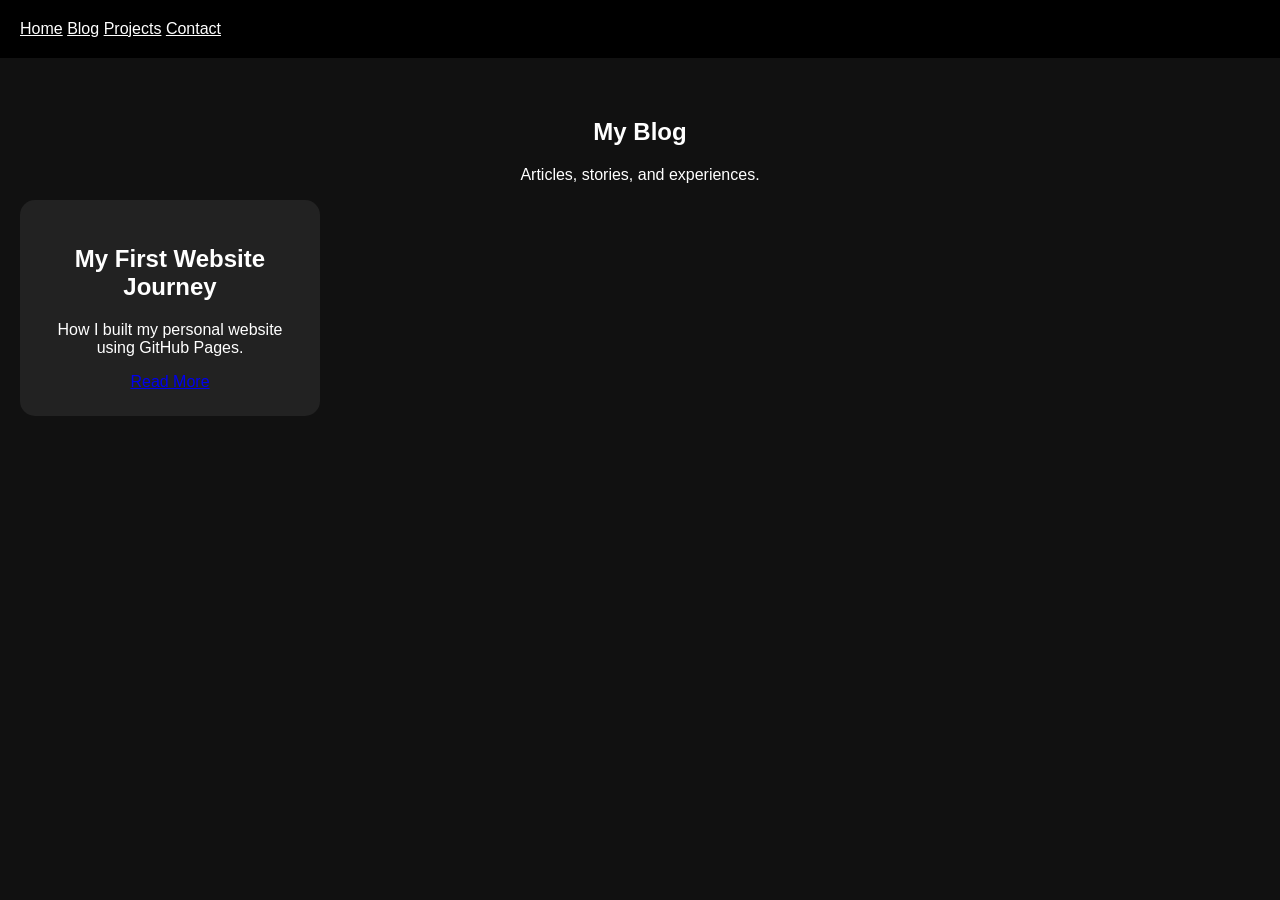
<file: blog.html>
<!DOCTYPE html>
<html>

<head>

<title>Todannn Blog</title>

<meta name="description" content="Todannn blog about technology, creativity, and projects.">

<link rel="stylesheet" href="style.css">

<link rel="icon" href="favicon.png">

</head>


<body>

<nav>
<a href="index.html">Home</a>
<a href="blog.html">Blog</a>
<a href="index.html#projects">Projects</a>
<a href="index.html#contact">Contact</a>
</nav>


<section>

<h1>My Blog</h1>

<p>
Articles, stories, and experiences.
</p>


<div class="card">

<h2>
My First Website Journey
</h2>

<p>
How I built my personal website using GitHub Pages.
</p>

<a href="posts/artikel-1.html">
Read More
</a>

</div>


</section>


</body>

</html>
</file>
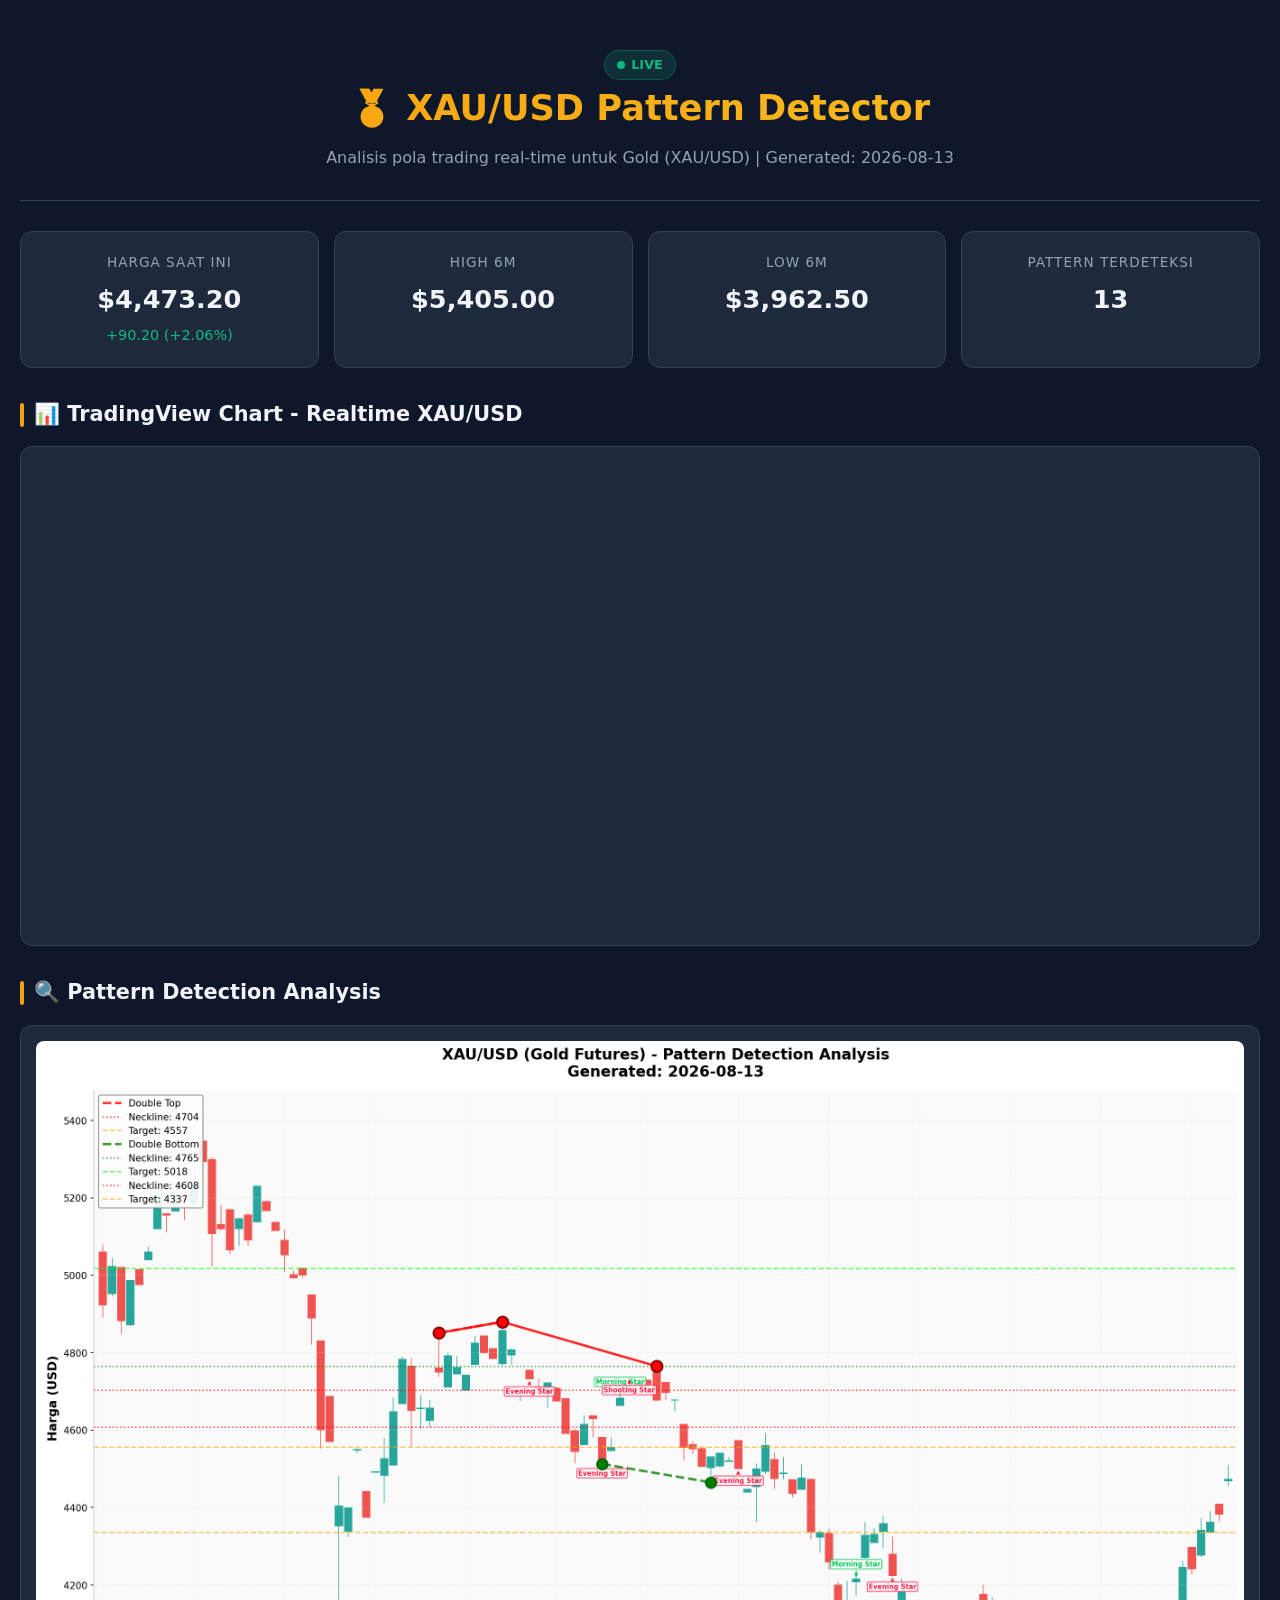
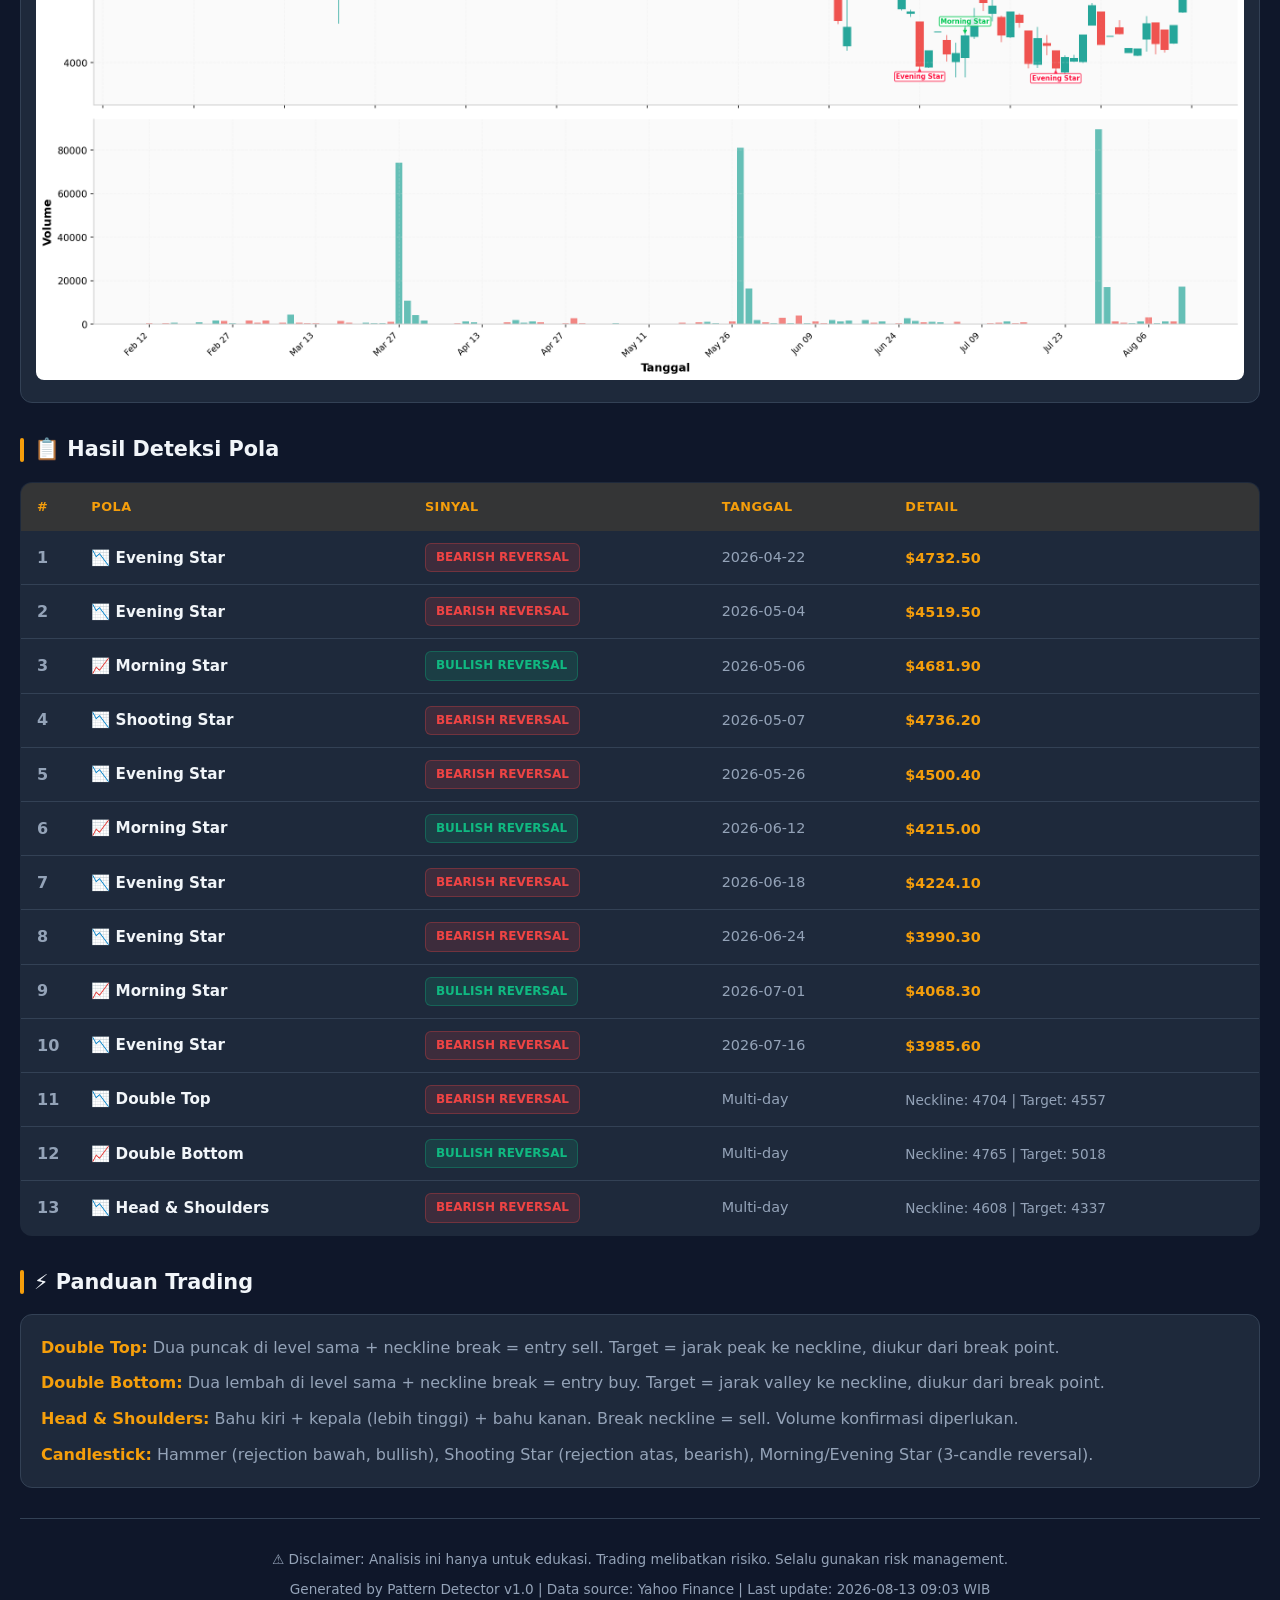
<file: tradeanalis.html>
<!DOCTYPE html>
<html lang="id">
<head>
    <meta charset="UTF-8">
    <meta name="viewport" content="width=device-width, initial-scale=1.0">
    <title>XAU/USD Pattern Detector - Live Analysis</title>
    <style>
        :root {
            --bg: #0f172a;
            --card: #1e293b;
            --text: #f1f5f9;
            --muted: #94a3b8;
            --bullish: #10b981;
            --bearish: #ef4444;
            --accent: #f59e0b;
            --border: #334155;
        }
        * { margin: 0; padding: 0; box-sizing: border-box; }
        body {
            font-family: 'Segoe UI', system-ui, -apple-system, sans-serif;
            background: var(--bg);
            color: var(--text);
            line-height: 1.6;
        }
        .container { max-width: 1400px; margin: 0 auto; padding: 20px; }

        header {
            text-align: center;
            padding: 30px 20px;
            border-bottom: 1px solid var(--border);
            margin-bottom: 30px;
        }
        header h1 { font-size: 2.2rem; margin-bottom: 8px; background: linear-gradient(90deg, #f59e0b, #fbbf24); -webkit-background-clip: text; -webkit-text-fill-color: transparent; }
        header p { color: var(--muted); font-size: 1rem; }
        .live-badge {
            display: inline-flex; align-items: center; gap: 6px;
            background: rgba(16,185,129,0.15); color: var(--bullish);
            padding: 4px 12px; border-radius: 20px; font-size: 0.8rem; font-weight: 600;
            border: 1px solid rgba(16,185,129,0.3);
        }
        .live-dot {
            width: 8px; height: 8px; background: var(--bullish);
            border-radius: 50%; animation: pulse 2s infinite;
        }
        @keyframes pulse { 0%,100%{opacity:1} 50%{opacity:0.3} }

        .stats-grid {
            display: grid;
            grid-template-columns: repeat(auto-fit, minmax(200px, 1fr));
            gap: 15px; margin-bottom: 30px;
        }
        .stat-card {
            background: var(--card); border: 1px solid var(--border);
            border-radius: 12px; padding: 20px; text-align: center;
            transition: transform 0.2s;
        }
        .stat-card:hover { transform: translateY(-3px); border-color: var(--accent); }
        .stat-label { color: var(--muted); font-size: 0.85rem; text-transform: uppercase; letter-spacing: 1px; }
        .stat-value { font-size: 1.6rem; font-weight: 700; margin-top: 5px; }
        .stat-change { font-size: 0.9rem; margin-top: 4px; }
        .up { color: var(--bullish); } .down { color: var(--bearish); }

        .section { margin-bottom: 30px; }
        .section-title {
            font-size: 1.3rem; font-weight: 700; margin-bottom: 15px;
            display: flex; align-items: center; gap: 10px;
        }
        .section-title::before {
            content: ''; width: 4px; height: 24px;
            background: var(--accent); border-radius: 2px;
        }

        .chart-container {
            background: var(--card); border: 1px solid var(--border);
            border-radius: 12px; padding: 15px; overflow: hidden;
        }
        .chart-container img { width: 100%; height: auto; border-radius: 8px; }

        .tv-widget {
            background: var(--card); border: 1px solid var(--border);
            border-radius: 12px; overflow: hidden; height: 500px;
        }

        .pattern-table {
            width: 100%; border-collapse: collapse;
            background: var(--card); border: 1px solid var(--border);
            border-radius: 12px; overflow: hidden;
        }
        .pattern-table th {
            background: rgba(245,158,11,0.1); color: var(--accent);
            padding: 14px 16px; text-align: left; font-weight: 600;
            text-transform: uppercase; font-size: 0.8rem; letter-spacing: 0.5px;
        }
        .pattern-table td { padding: 12px 16px; border-bottom: 1px solid var(--border); }
        .pattern-table tr:hover { background: rgba(255,255,255,0.03); }
        .pattern-table tr:last-child td { border-bottom: none; }
        .num { color: var(--muted); font-weight: 600; width: 40px; }
        .pattern-name { font-weight: 600; font-size: 0.95rem; }
        .date { color: var(--muted); font-size: 0.9rem; }
        .badge {
            display: inline-block; padding: 4px 10px; border-radius: 6px;
            font-size: 0.75rem; font-weight: 700; text-transform: uppercase;
        }
        .badge.bullish { background: rgba(16,185,129,0.15); color: var(--bullish); border: 1px solid rgba(16,185,129,0.3); }
        .badge.bearish { background: rgba(239,68,68,0.15); color: var(--bearish); border: 1px solid rgba(239,68,68,0.3); }
        .price-tag { color: var(--accent); font-weight: 600; font-size: 0.9rem; }
        .target-tag { color: var(--muted); font-size: 0.85rem; }

        .footer {
            text-align: center; padding: 30px; color: var(--muted);
            border-top: 1px solid var(--border); margin-top: 20px;
            font-size: 0.85rem;
        }

        @media (max-width: 768px) {
            header h1 { font-size: 1.5rem; }
            .tv-widget { height: 350px; }
            .pattern-table { font-size: 0.85rem; }
            .pattern-table th, .pattern-table td { padding: 10px 8px; }
        }
    </style>
<base target="_blank">
</head>
<body>
    <div class="container">
        <header>
            <div class="live-badge"><span class="live-dot"></span> LIVE</div>
            <h1>🥇 XAU/USD Pattern Detector</h1>
            <p>Analisis pola trading real-time untuk Gold (XAU/USD) | Generated: 2026-08-13</p>
        </header>

        <div class="stats-grid">
            <div class="stat-card">
                <div class="stat-label">Harga Saat Ini</div>
                <div class="stat-value">$4,473.20</div>
                <div class="stat-change up">
                    +90.20 (+2.06%)
                </div>
            </div>
            <div class="stat-card">
                <div class="stat-label">High 6M</div>
                <div class="stat-value">$5,405.00</div>
            </div>
            <div class="stat-card">
                <div class="stat-label">Low 6M</div>
                <div class="stat-value">$3,962.50</div>
            </div>
            <div class="stat-card">
                <div class="stat-label">Pattern Terdeteksi</div>
                <div class="stat-value">13</div>
            </div>
        </div>

        <div class="section">
            <div class="section-title">📊 TradingView Chart - Realtime XAU/USD</div>
            <div class="tv-widget">
                <iframe src="https://www.tradingview.com/widgetembed/?frameElementId=tradingview_chart&symbol=OANDA%3AXAUUSD&interval=D&hidesidetoolbar=0&symboledit=1&saveimage=1&toolbarbg=f1f3f6&studies=%5B%5D&theme=dark&style=1&timezone=Asia%2FJakarta&studies_overrides=%7B%7D&overrides=%7B%7D&enabled_features=%5B%5D&disabled_features=%5B%5D&locale=id&utm_source=localhost&utm_medium=widget&utm_campaign=chart&utm_term=OANDA%3AXAUUSD"
                    style="width:100%;height:100%;border:none;" 
                    allowtransparency="true" scrolling="no" allowfullscreen="true">
                </iframe>
            </div>
        </div>

        <div class="section">
            <div class="section-title">🔍 Pattern Detection Analysis</div>
            <div class="chart-container">
                <img src="[data-uri]" alt="XAU/USD Pattern Analysis Chart">
            </div>
        </div>

        <div class="section">
            <div class="section-title">📋 Hasil Deteksi Pola</div>
            <table class="pattern-table">
                <thead>
                    <tr>
                        <th>#</th>
                        <th>Pola</th>
                        <th>Sinyal</th>
                        <th>Tanggal</th>
                        <th>Detail</th>
                    </tr>
                </thead>
                <tbody>
                    
        <tr>
            <td class="num">1</td>
            <td class="pattern-name">📉 Evening Star</td>
            <td><span class="badge bearish">Bearish Reversal</span></td>
            <td class="date">2026-04-22</td>
            <td><span class='price-tag'>$4732.50</span></td>
        </tr>
    
        <tr>
            <td class="num">2</td>
            <td class="pattern-name">📉 Evening Star</td>
            <td><span class="badge bearish">Bearish Reversal</span></td>
            <td class="date">2026-05-04</td>
            <td><span class='price-tag'>$4519.50</span></td>
        </tr>
    
        <tr>
            <td class="num">3</td>
            <td class="pattern-name">📈 Morning Star</td>
            <td><span class="badge bullish">Bullish Reversal</span></td>
            <td class="date">2026-05-06</td>
            <td><span class='price-tag'>$4681.90</span></td>
        </tr>
    
        <tr>
            <td class="num">4</td>
            <td class="pattern-name">📉 Shooting Star</td>
            <td><span class="badge bearish">Bearish Reversal</span></td>
            <td class="date">2026-05-07</td>
            <td><span class='price-tag'>$4736.20</span></td>
        </tr>
    
        <tr>
            <td class="num">5</td>
            <td class="pattern-name">📉 Evening Star</td>
            <td><span class="badge bearish">Bearish Reversal</span></td>
            <td class="date">2026-05-26</td>
            <td><span class='price-tag'>$4500.40</span></td>
        </tr>
    
        <tr>
            <td class="num">6</td>
            <td class="pattern-name">📈 Morning Star</td>
            <td><span class="badge bullish">Bullish Reversal</span></td>
            <td class="date">2026-06-12</td>
            <td><span class='price-tag'>$4215.00</span></td>
        </tr>
    
        <tr>
            <td class="num">7</td>
            <td class="pattern-name">📉 Evening Star</td>
            <td><span class="badge bearish">Bearish Reversal</span></td>
            <td class="date">2026-06-18</td>
            <td><span class='price-tag'>$4224.10</span></td>
        </tr>
    
        <tr>
            <td class="num">8</td>
            <td class="pattern-name">📉 Evening Star</td>
            <td><span class="badge bearish">Bearish Reversal</span></td>
            <td class="date">2026-06-24</td>
            <td><span class='price-tag'>$3990.30</span></td>
        </tr>
    
        <tr>
            <td class="num">9</td>
            <td class="pattern-name">📈 Morning Star</td>
            <td><span class="badge bullish">Bullish Reversal</span></td>
            <td class="date">2026-07-01</td>
            <td><span class='price-tag'>$4068.30</span></td>
        </tr>
    
        <tr>
            <td class="num">10</td>
            <td class="pattern-name">📉 Evening Star</td>
            <td><span class="badge bearish">Bearish Reversal</span></td>
            <td class="date">2026-07-16</td>
            <td><span class='price-tag'>$3985.60</span></td>
        </tr>
    
        <tr>
            <td class="num">11</td>
            <td class="pattern-name">📉 Double Top</td>
            <td><span class="badge bearish">Bearish Reversal</span></td>
            <td class="date">Multi-day</td>
            <td><span class='target-tag'>Neckline: 4704 | Target: 4557</span></td>
        </tr>
    
        <tr>
            <td class="num">12</td>
            <td class="pattern-name">📈 Double Bottom</td>
            <td><span class="badge bullish">Bullish Reversal</span></td>
            <td class="date">Multi-day</td>
            <td><span class='target-tag'>Neckline: 4765 | Target: 5018</span></td>
        </tr>
    
        <tr>
            <td class="num">13</td>
            <td class="pattern-name">📉 Head & Shoulders</td>
            <td><span class="badge bearish">Bearish Reversal</span></td>
            <td class="date">Multi-day</td>
            <td><span class='target-tag'>Neckline: 4608 | Target: 4337</span></td>
        </tr>
    
                </tbody>
            </table>
        </div>

        <div class="section">
            <div class="section-title">⚡ Panduan Trading</div>
            <div style="background:var(--card);border:1px solid var(--border);border-radius:12px;padding:20px;">
                <p style="margin-bottom:10px;color:var(--muted);">
                    <strong style="color:var(--accent);">Double Top:</strong> Dua puncak di level sama + neckline break = entry sell. Target = jarak peak ke neckline, diukur dari break point.
                </p>
                <p style="margin-bottom:10px;color:var(--muted);">
                    <strong style="color:var(--accent);">Double Bottom:</strong> Dua lembah di level sama + neckline break = entry buy. Target = jarak valley ke neckline, diukur dari break point.
                </p>
                <p style="margin-bottom:10px;color:var(--muted);">
                    <strong style="color:var(--accent);">Head & Shoulders:</strong> Bahu kiri + kepala (lebih tinggi) + bahu kanan. Break neckline = sell. Volume konfirmasi diperlukan.
                </p>
                <p style="color:var(--muted);">
                    <strong style="color:var(--accent);">Candlestick:</strong> Hammer (rejection bawah, bullish), Shooting Star (rejection atas, bearish), Morning/Evening Star (3-candle reversal).
                </p>
            </div>
        </div>

        <div class="footer">
            <p>⚠️ Disclaimer: Analisis ini hanya untuk edukasi. Trading melibatkan risiko. Selalu gunakan risk management.</p>
            <p style="margin-top:8px;">Generated by Pattern Detector v1.0 | Data source: Yahoo Finance | Last update: 2026-08-13 09:03 WIB</p>
        </div>
    </div>
</body>
</html>
</file>
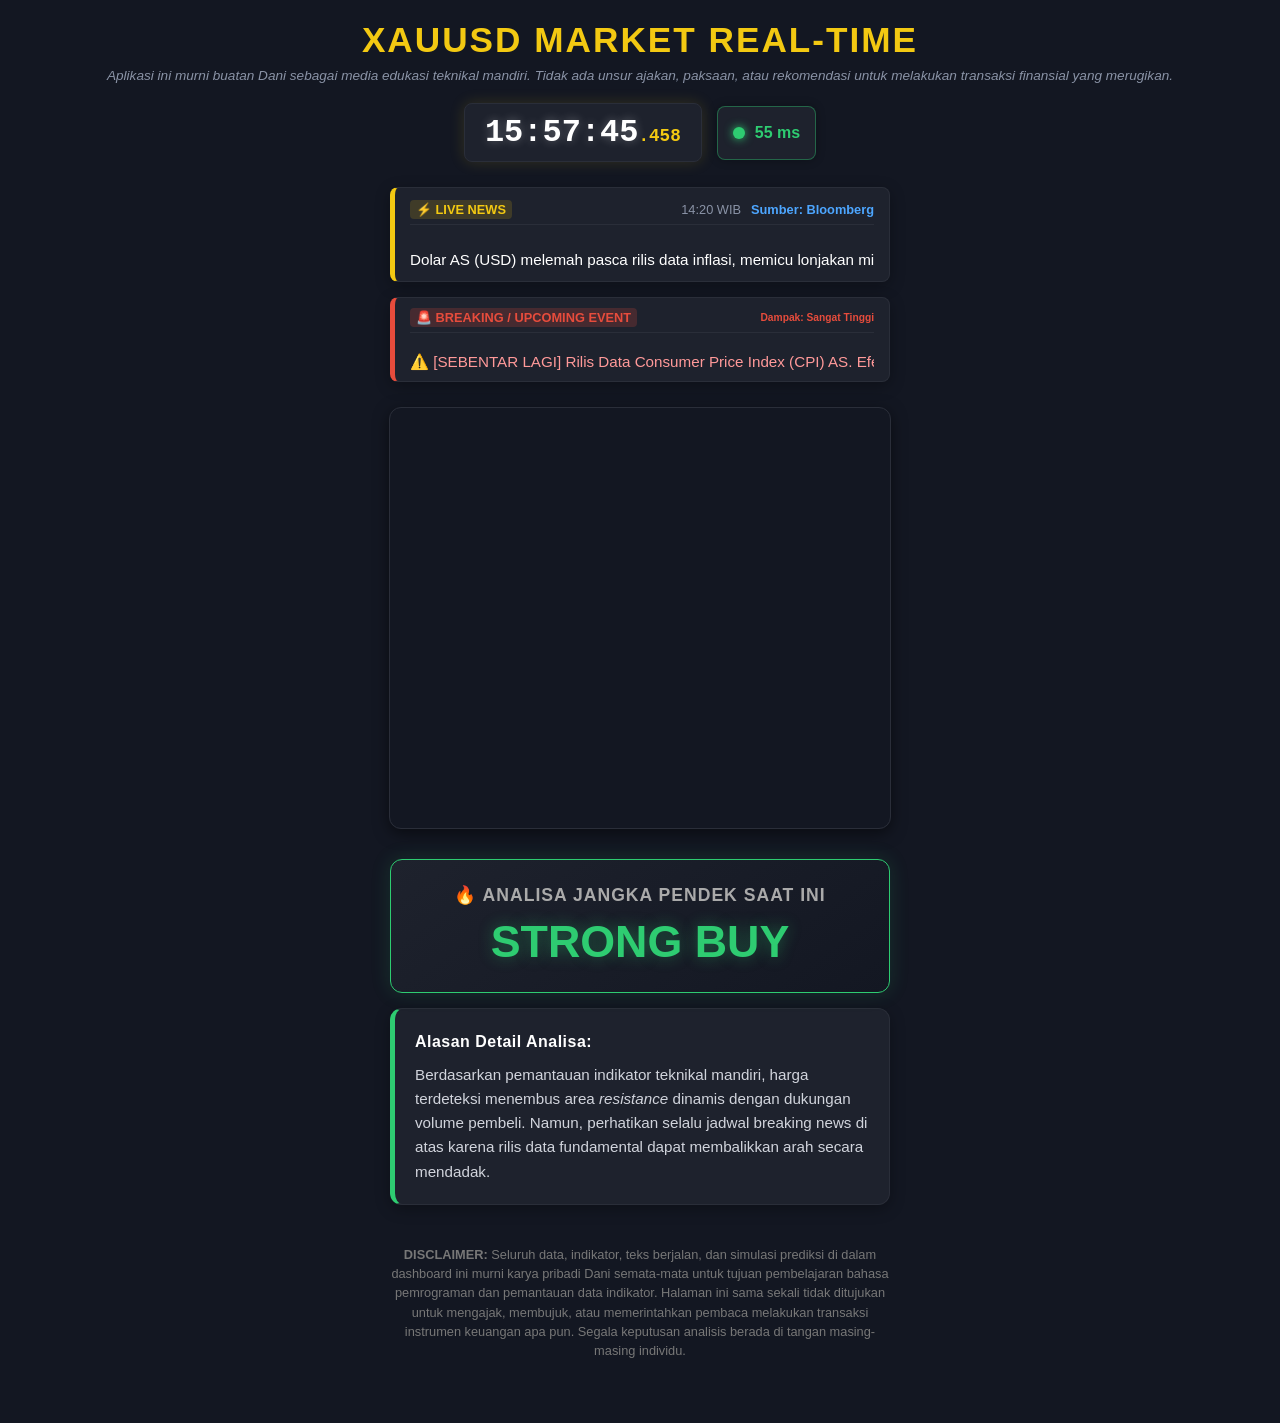
<file: trd.html>
<!DOCTYPE html>
<html lang="id">
<head>
    <meta charset="UTF-8">
    <meta name="viewport" content="width=device-width, initial-scale=1.0">
    <title>XAUUSD Scalping Dashboard - Dibuat oleh Dani</title>
    <style>
        body {
            font-family: 'Segoe UI', Tahoma, Geneva, Verdana, sans-serif;
            background-color: #131722; 
            color: #d1d4dc;
            margin: 0;
            padding: 20px;
        }
        
        .header {
            text-align: center;
            margin-bottom: 20px;
        }
        .header h1 {
            margin: 0;
            color: #f3c912;
            font-size: 2.2em;
            letter-spacing: 2px;
        }
        .header p {
            margin-top: 8px;
            color: #8a93a6;
            font-size: 0.85em;
            font-style: italic;
        }

        /* --- Wrapper untuk Jam dan Ping --- */
        .top-info-wrapper {
            display: flex;
            justify-content: center;
            align-items: center;
            gap: 15px;
            margin-bottom: 25px;
            flex-wrap: wrap;
        }

        /* --- Jam Realtime dengan Milidetik --- */
        .clock-box {
            background-color: #1e222d;
            padding: 10px 20px;
            border-radius: 8px;
            border: 1px solid #2a2e39;
            box-shadow: 0 0 15px rgba(243, 201, 18, 0.15);
            font-family: 'Courier New', Courier, monospace;
            font-weight: bold;
        }
        .time-main {
            font-size: 2em;
            color: #ffffff;
            text-shadow: 0 0 10px rgba(255,255,255,0.3);
        }
        .time-ms {
            font-size: 1.1em;
            color: #f3c912;
        }

        /* --- Indikator Ping --- */
        .ping-box {
            background-color: #1e222d;
            padding: 10px 15px;
            border-radius: 8px;
            border: 1px solid #2a2e39;
            font-size: 1em;
            font-weight: bold;
            display: flex;
            align-items: center;
            gap: 10px;
            height: 32px; 
            box-shadow: 0 0 10px rgba(0,0,0,0.3);
            transition: all 0.3s ease;
        }
        .ping-dot {
            width: 12px;
            height: 12px;
            border-radius: 50%;
            background-color: #787b86; 
            transition: all 0.3s ease;
        }
        
        .ping-good { color: #2ecc71; border-color: rgba(46, 204, 113, 0.4); }
        .ping-good .ping-dot { background-color: #2ecc71; box-shadow: 0 0 10px #2ecc71; }
        
        .ping-fair { color: #f3c912; border-color: rgba(243, 201, 18, 0.4); }
        .ping-fair .ping-dot { background-color: #f3c912; box-shadow: 0 0 10px #f3c912; }
        
        .ping-poor { color: #e74c3c; border-color: rgba(231, 76, 60, 0.4); }
        .ping-poor .ping-dot { background-color: #e74c3c; box-shadow: 0 0 10px #e74c3c; }


        /* --- Headline News Ticker --- */
        .news-ticker-container {
            max-width: 500px;
            height: 95px;
            margin: 0 auto 15px auto;
            background-color: #1e222d;
            border: 1px solid #2a2e39;
            border-left: 5px solid #f3c912;
            border-radius: 8px;
            padding: 12px 15px;
            box-shadow: 0 4px 15px rgba(0,0,0,0.3);
            box-sizing: border-box;
            display: flex;
            flex-direction: column;
            justify-content: space-between;
            overflow: hidden;
            position: relative;
        }

        /* --- Breaking News Ticker --- */
        .breaking-ticker-container {
            max-width: 500px;
            height: 85px;
            margin: 0 auto 25px auto;
            background-color: #1e222d;
            border: 1px solid #2a2e39;
            border-left: 5px solid #e74c3c;
            border-radius: 8px;
            padding: 10px 15px;
            box-shadow: 0 4px 15px rgba(0,0,0,0.3);
            box-sizing: border-box;
            display: flex;
            flex-direction: column;
            justify-content: space-between;
            overflow: hidden;
            position: relative;
        }

        .news-header-row {
            display: flex;
            justify-content: space-between;
            align-items: center;
            font-size: 0.8em;
            border-bottom: 1px solid #2a2e39;
            padding-bottom: 5px;
        }
        .news-badge {
            background-color: rgba(243, 201, 18, 0.15);
            color: #f3c912;
            font-weight: bold;
            padding: 2px 6px;
            border-radius: 4px;
            text-transform: uppercase;
        }
        .breaking-badge {
            background-color: rgba(231, 76, 60, 0.2);
            color: #e74c3c;
            font-weight: bold;
            padding: 2px 6px;
            border-radius: 4px;
            text-transform: uppercase;
            animation: pulseAlert 1.5s infinite;
        }

        @keyframes pulseAlert {
            0% { opacity: 0.6; }
            50% { opacity: 1; }
            100% { opacity: 0.6; }
        }

        .news-meta-info {
            color: #8a93a6;
            display: flex;
            gap: 10px;
        }
        .news-source-link {
            color: #4da6ff;
            text-decoration: none;
            font-weight: 600;
        }
        .news-source-link:hover {
            text-decoration: underline;
        }

        /* Area Teks Berjalan */
        .news-scroll-wrapper {
            overflow: hidden;
            width: 100%;
            white-space: nowrap;
            position: relative;
            margin-top: 5px;
        }
        .news-content-scroller {
            display: inline-block;
            font-size: 0.95em;
            color: #ffffff;
            animation: tickerScroll 22s linear infinite; 
        }
        
        .news-ticker-container:hover .news-content-scroller,
        .breaking-ticker-container:hover .news-content-scroller {
            animation-play-state: paused;
        }

        @keyframes tickerScroll {
            0% { transform: translateX(100%); }
            100% { transform: translateX(-100%); }
        }


        /* --- Advanced Chart Real-time (TradingView) --- */
        .live-price-container {
            max-width: 500px; 
            height: 420px;
            margin: 0 auto 30px auto;
            border-radius: 12px;
            overflow: hidden;
            box-shadow: 0 4px 15px rgba(0,0,0,0.5);
            border: 1px solid #2a2e39;
        }

        /* --- Kotak Prediksi Utama (Glow) --- */
        .prediction-container {
            max-width: 500px;
            margin: 0 auto 15px auto; 
            background: linear-gradient(145deg, #1e222d, #131722);
            border-radius: 12px;
            padding: 25px;
            text-align: center;
            border: 1px solid #2ecc71;
            box-shadow: 0 0 20px rgba(46, 204, 113, 0.2);
            position: relative;
            overflow: hidden;
            box-sizing: border-box;
            transition: all 0.4s ease;
        }
        
        .prediction-title {
            font-size: 1.1em;
            color: #aaaaaa;
            margin-bottom: 5px;
            font-weight: bold;
            text-transform: uppercase;
            letter-spacing: 1px;
        }

        .prediction-result {
            font-size: 2.8em;
            font-weight: bold;
            color: #2ecc71;
            text-shadow: 0 0 15px rgba(46, 204, 113, 0.4);
            margin: 10px 0 0 0;
            transition: color 0.3s ease;
        }

        @keyframes pulseGlow {
            0% { opacity: 0.85; transform: scale(0.99); }
            50% { opacity: 1; transform: scale(1.01); }
            100% { opacity: 0.85; transform: scale(0.99); }
        }
        .animate-pulse {
            animation: pulseGlow 2.5s infinite;
        }

        /* --- Kotak Alasan Detail --- */
        .reasoning-container {
            max-width: 500px;
            margin: 0 auto 40px auto;
        }

        .reasoning-box {
            background-color: #1e222d;
            border-radius: 12px;
            padding: 20px;
            text-align: left;
            font-size: 0.95em;
            line-height: 1.6;
            color: #d1d4dc;
            border: 1px solid #2a2e39;
            border-left: 5px solid #2ecc71;
            box-shadow: 0 4px 15px rgba(0,0,0,0.3);
            transition: all 0.3s ease;
        }

        .reasoning-box strong {
            color: #ffffff;
            font-size: 1.05em;
            letter-spacing: 0.5px;
            display: inline-block;
            margin-bottom: 8px;
        }

        .footer {
            text-align: center;
            font-size: 0.8em;
            color: #777;
            padding-bottom: 30px;
            line-height: 1.5;
            max-width: 500px;
            margin: 0 auto;
        }
    </style>
</head>
<body>

    <div class="header">
        <h1>XAUUSD MARKET REAL-TIME</h1>
        <p>Aplikasi ini murni buatan Dani sebagai media edukasi teknikal mandiri. Tidak ada unsur ajakan, paksaan, atau rekomendasi untuk melakukan transaksi finansial yang merugikan.</p>
    </div>

    <!-- Bagian Atas: Jam dan Ping Internet -->
    <div class="top-info-wrapper">
        <!-- Jam -->
        <div class="clock-box">
            <span id="time-main" class="time-main">00:00:00</span><span id="time-ms" class="time-ms">.000</span>
        </div>
        
        <!-- Ping -->
        <div class="ping-box" id="ping-box">
            <div class="ping-dot"></div>
            <span id="ping-value">Ping: -- ms</span>
        </div>
    </div>

    <!-- --- 1. Headline News Ticker --- -->
    <div class="news-ticker-container">
        <div class="news-header-row">
            <span class="news-badge">⚡ LIVE NEWS</span>
            <div class="news-meta-info">
                <span id="news-time">--:-- WIB</span>
                <a href="#" id="news-link" class="news-source-link" target="_blank">Sumber: --</a>
            </div>
        </div>
        <div class="news-scroll-wrapper">
            <div class="news-content-scroller" id="news-ticker-text">Memuat berita pasar terkini...</div>
        </div>
    </div>

    <!-- --- 2. Breaking News Yang Akan Datang & Efek ke Market --- -->
    <div class="breaking-ticker-container">
        <div class="news-header-row">
            <span class="breaking-badge">🚨 BREAKING / UPCOMING EVENT</span>
            <span style="color: #e74c3c; font-size: 0.8em; font-weight: bold;" id="breaking-impact">Dampak: Volatilitas Tinggi</span>
        </div>
        <div class="news-scroll-wrapper">
            <div class="news-content-scroller" id="breaking-ticker-text" style="color: #ff9999;">Memantau jadwal rilis data ekonomi berdampak tinggi...</div>
        </div>
    </div>

    <!-- --- 3. Chart Real-time Advanced (TradingView) --- -->
    <div class="live-price-container">
        <div class="tradingview-widget-container" style="height:100%;width:100%">
            <div id="tradingview_chart" style="height:100%;width:100%"></div>
            <script type="text/javascript" src="https://s3.tradingview.com/tv.js"></script>
            <script type="text/javascript">
            new TradingView.widget(
            {
              "autosize": true,
              "symbol": "OANDA:XAUUSD",
              "interval": "1",
              "timezone": "Asia/Jakarta",
              "theme": "dark",
              "style": "1",
              "locale": "id",
              "toolbar_bg": "#1e222d",
              "enable_publishing": false,
              "withdateranges": true,
              "hide_side_toolbar": false,
              "allow_symbol_change": true,
              "container_id": "tradingview_chart"
            }
            );
            </script>
        </div>
    </div>

    <!-- Kotak Kesimpulan Prediksi Akurat -->
    <div class="prediction-container animate-pulse" id="prediction-container">
        <div class="prediction-title">🔥 Analisa Jangka Pendek Saat Ini</div>
        <div id="ai-result" class="prediction-result">STRONG BUY</div>
    </div>

    <!-- Kotak Alasan Detail (Eksternal) -->
    <div class="reasoning-container">
        <div class="reasoning-box" id="ai-reasoning">
            <strong>Analisa Teknikal:</strong><br>
            Menunggu sinkronisasi data pasar...
        </div>
    </div>

    <div class="footer">
        <p><strong>DISCLAIMER:</strong> Seluruh data, indikator, teks berjalan, dan simulasi prediksi di dalam dashboard ini murni karya pribadi Dani semata-mata untuk tujuan pembelajaran bahasa pemrograman dan pemantauan data indikator. Halaman ini sama sekali tidak ditujukan untuk mengajak, membujuk, atau memerintahkan pembaca melakukan transaksi instrumen keuangan apa pun. Segala keputusan analisis berada di tangan masing-masing individu.</p>
    </div>

    <script>
        // --- 1. SCRIPT JAM REALTIME DENGAN MILIDETIK ---
        function updateClock() {
            const now = new Date();
            const h = String(now.getHours()).padStart(2, '0');
            const m = String(now.getMinutes()).padStart(2, '0');
            const s = String(now.getSeconds()).padStart(2, '0');
            const ms = String(now.getMilliseconds()).padStart(3, '0');
            
            document.getElementById('time-main').textContent = `${h}:${m}:${s}`;
            document.getElementById('time-ms').textContent = `.${ms}`;
            
            requestAnimationFrame(updateClock);
        }
        requestAnimationFrame(updateClock);


        // --- 2. SCRIPT PING KONEKSI INTERNET ---
        function checkPing() {
            const pingBox = document.getElementById('ping-box');
            const pingValue = document.getElementById('ping-value');

            if (!navigator.onLine) {
                pingValue.textContent = 'Offline';
                pingBox.className = 'ping-box ping-poor';
                return;
            }

            const startTime = performance.now();
            const img = new Image();
            
            img.onload = img.onerror = function() {
                const endTime = performance.now();
                const pingTime = Math.round(endTime - startTime);
                
                pingValue.textContent = `${pingTime} ms`;
                
                if (pingTime < 100) {
                    pingBox.className = 'ping-box ping-good'; 
                } else if (pingTime < 250) {
                    pingBox.className = 'ping-box ping-fair'; 
                } else {
                    pingBox.className = 'ping-box ping-poor'; 
                }
            };
            
            img.src = "https://www.google.com/favicon.ico?r=" + new Date().getTime();
        }

        checkPing();
        setInterval(checkPing, 2000);


        // --- 3. SCRIPT HEADLINE NEWS TICKER ---
        const marketNews = [
            {
                text: "Dolar AS (USD) melemah pasca rilis data inflasi, memicu lonjakan minat beli pada aset safe-haven Emas.",
                time: "14:20 WIB",
                source: "Bloomberg",
                url: "https://www.bloomberg.com"
            },
            {
                text: "Ketegangan geopolitik global yang kian meningkat mendorong volume transaksi institusional pada komoditas Emas.",
                time: "14:05 WIB",
                source: "Reuters",
                url: "https://www.reuters.com"
            },
            {
                text: "Pernyataan hawkish dari bank sentral menahan laju kenaikan harga jangka pendek, memicu volatilitas tinggi.",
                time: "13:45 WIB",
                source: "Financial Times",
                url: "https://www.ft.com"
            }
        ];

        let newsIndex = 0;
        function updateNewsTicker() {
            const currentNews = marketNews[newsIndex];
            document.getElementById('news-ticker-text').textContent = currentNews.text;
            document.getElementById('news-time').textContent = currentNews.time;
            
            const linkEl = document.getElementById('news-link');
            linkEl.textContent = `Sumber: ${currentNews.source}`;
            linkEl.href = currentNews.url;

            newsIndex = (newsIndex + 1) % marketNews.length;
        }
        updateNewsTicker();
        setInterval(updateNewsTicker, 22000);


        // --- 4. SCRIPT BREAKING NEWS & EFEK KE MARKET YANG AKAN DATANG ---
        const breakingEvents = [
            {
                text: "⚠️ [SEBENTAR LAGI] Rilis Data Consumer Price Index (CPI) AS. Efek Market: Potensi lonjakan arah dua arah (spike volatil tajam pada XAUUSD).",
                impact: "Dampak: Sangat Tinggi"
            },
            {
                text: "🚨 [JADWAL MENDEKATI] Pengumuman Suku Bunga dan Konferensi Pers FOMC. Efek Market: Pergerakan tren besar berpotensi mendobrak level breakout.",
                impact: "Dampak: Ekstrem"
            },
            {
                text: "⚠️ [PERHATIAN] Rilis Data Klaim Pengangguran Awal (Jobless Claims) AS. Efek Market: Koreksi harga cepat pada timeframe jangka pendek.",
                impact: "Dampak: Menengah"
            },
            {
                text: "🚨 [SEGERA RILIS] Pidato Gubernur Bank Sentral Utama (Fed Chair Speech). Efek Market: Reaksi instan pelemahan atau penguatan Dolar AS secara masif.",
                impact: "Dampak: Tinggi"
            }
        ];

        let breakingIndex = 0;
        function updateBreakingTicker() {
            const currentEvent = breakingEvents[breakingIndex];
            document.getElementById('breaking-ticker-text').textContent = currentEvent.text;
            document.getElementById('breaking-impact').textContent = currentEvent.impact;

            breakingIndex = (breakingIndex + 1) % breakingEvents.length;
        }
        updateBreakingTicker();
        setInterval(updateBreakingTicker, 24000);


        // --- 5. SCRIPT SIMULASI PREDIKSI AKURAT DENGAN ALASAN DETAIL ---
        function updatePrediction() {
            const resultEl = document.getElementById('ai-result');
            const reasonEl = document.getElementById('ai-reasoning');
            const containerEl = document.getElementById('prediction-container');

            const random = Math.random();
            
            if (random > 0.6) {
                resultEl.textContent = 'STRONG BUY';
                resultEl.style.color = '#2ecc71';
                resultEl.style.textShadow = '0 0 15px rgba(46, 204, 113, 0.4)';
                
                containerEl.style.borderColor = '#2ecc71';
                containerEl.style.boxShadow = '0 0 20px rgba(46, 204, 113, 0.15)';
                
                reasonEl.style.borderLeftColor = '#2ecc71';
                reasonEl.innerHTML = "<strong>Alasan Detail Analisa:</strong><br>Berdasarkan pemantauan indikator teknikal mandiri, harga terdeteksi menembus area <em>resistance</em> dinamis dengan dukungan volume pembeli. Namun, perhatikan selalu jadwal breaking news di atas karena rilis data fundamental dapat membalikkan arah secara mendadak.";
                
            } else if (random < 0.4) {
                resultEl.textContent = 'STRONG SELL';
                resultEl.style.color = '#e74c3c';
                resultEl.style.textShadow = '0 0 15px rgba(231, 76, 60, 0.4)';
                
                containerEl.style.borderColor = '#e74c3c';
                containerEl.style.boxShadow = '0 0 20px rgba(231, 76, 60, 0.15)';
                
                reasonEl.style.borderLeftColor = '#e74c3c';
                reasonEl.innerHTML = "<strong>Alasan Detail Analisa:</strong><br>Terdeteksi adanya penolakan (<em>rejection</em>) pada batas atas grafik dengan RSI yang mulai melandai turun. Harap waspadai volatilitas yang dipicu oleh berita ekonomi mendatang yang dapat mempercepat tekanan jual.";
                
            } else {
                resultEl.textContent = 'WAIT / HOLD';
                resultEl.style.color = '#f3c912';
                resultEl.style.textShadow = '0 0 15px rgba(243, 201, 18, 0.4)';
                
                containerEl.style.borderColor = '#f3c912';
                containerEl.style.boxShadow = '0 0 20px rgba(243, 201, 18, 0.15)';
                
                reasonEl.style.borderLeftColor = '#f3c912';
                reasonEl.innerHTML = "<strong>Alasan Detail Analisa:</strong><br>Pergerakan pasar sedang berada di zona konsolidasi atau menanti rilis breaking news penting. Disarankan untuk memantau grafik tanpa melakukan tindakan gegabah demi menghindari risiko fluktuasi liar.";
            }
        }
        
        updatePrediction();
        setInterval(updatePrediction, 15000);
    </script>
</body>
</html>
</file>
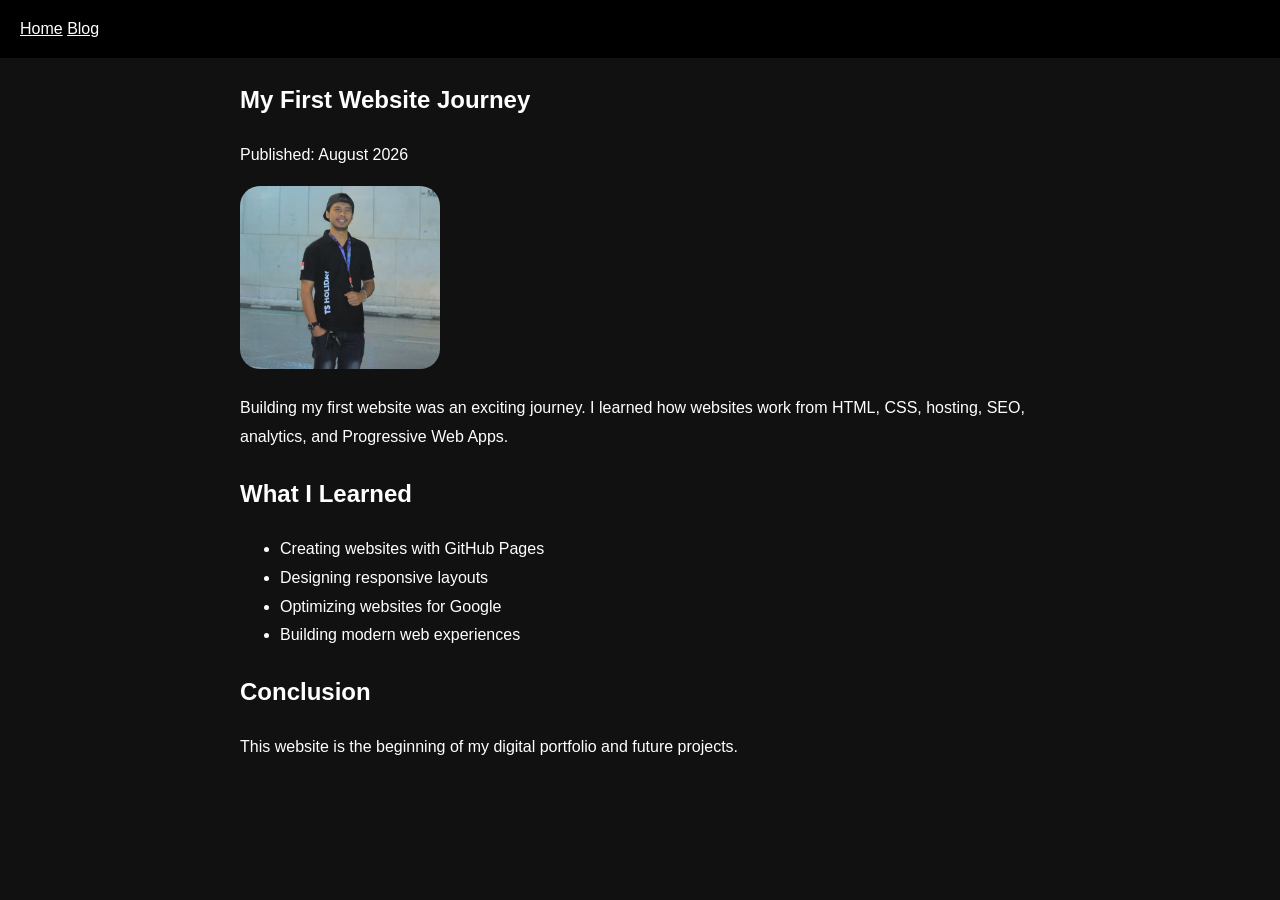
<file: posts/artikel-1.html>
<!DOCTYPE html>
<html>

<head>

<title>My First Website Journey - Todannn</title>

<meta name="description" content="My journey building a personal website using GitHub Pages, HTML, CSS, SEO, Analytics, and PWA.">

<meta name="author" content="Todannn">

<link rel="stylesheet" href="../style.css">

<link rel="icon" href="../favicon.png">

</head>


<body>

<nav>
<a href="../index.html">Home</a>
<a href="../blog.html">Blog</a>
</nav>


<article class="article">

<h1>
My First Website Journey
</h1>

<p>
Published: August 2026
</p>


<img src="../favicon.png" alt="Todannn Website">


<p>
Building my first website was an exciting journey.
I learned how websites work from HTML, CSS, hosting, SEO, analytics, and Progressive Web Apps.
</p>


<h2>
What I Learned
</h2>

<ul>
<li>Creating websites with GitHub Pages</li>
<li>Designing responsive layouts</li>
<li>Optimizing websites for Google</li>
<li>Building modern web experiences</li>
</ul>


<h2>
Conclusion
</h2>

<p>
This website is the beginning of my digital portfolio and future projects.
</p>


</article>


</body>

</html>
</file>
<file: style.css>
.language button {
    background:none;
    border:none;
    font-size:20px;
    cursor:pointer;
}

#theme-toggle {
    background: none;
    border: none;
    font-size: 22px;
    cursor: pointer;
    color: white;
}


body.light {
    background: #f5f5f5;
    color: #111;
}


body.light .navbar {
    background: white;
}


body.light .navbar a {
    color: #111;
}


body.light .profile-card,
body.light .card {
    background: white;
    color: #111;
}
.hamburger {
    display: none;
    font-size: 28px;
    background: none;
    border: none;
    color: white;
    cursor: pointer;
}


@media(max-width:600px){

.navbar {
    flex-direction: row;
    justify-content: space-between;
}


.hamburger {
    display: block;
}


.menu {

    display: none;
    flex-direction: column;
    width: 100%;
    text-align: center;
    padding-top: 20px;

}


.menu.active {
    display: flex;
}


}

.article {
    max-width: 800px;
    margin: auto;
    text-align: left;
    line-height: 1.8;
}

.article img {
    width: 200px;
    border-radius: 20px;
}
form input,
form textarea {
    background: #222;
    color: white;
}

form button {
    background: white;
    color: black;
    border: none;
    font-weight: bold;
}

form button:hover {
    transform: scale(1.05);
}
form {
    max-width: 400px;
    margin: auto;
    display: flex;
    flex-direction: column;
    gap: 15px;
}

input, textarea {
    padding: 12px;
    border-radius: 8px;
    border: none;
}

button {
    padding: 12px;
    border-radius: 8px;
    cursor: pointer;
}
.projects {
    display: flex;
    justify-content: center;
    gap: 20px;
    flex-wrap: wrap;
}


.card {
    width: 250px;
    padding: 25px;
    background: #222;
    border-radius: 15px;
    transition: 0.3s;
}


.card:hover {
    transform: translateY(-10px);
}
.hero {
    padding: 80px 20px;
}

.hero h1 {
    font-size: 50px;
    margin-bottom: 10px;
}

.hero h2 {
    font-size: 25px;
}

.hero a {
    display: inline-block;
    margin-top: 30px;
    padding: 12px 25px;
    text-decoration: none;
    border-radius: 8px;
    background: black;
    color: white;
}
.profile-card {
    margin-top: 50px;
    padding: 30px;
}

.profile-card img {
    width: 180px;
    height: 180px;
    border-radius: 50%;
    object-fit: cover;
}
.navbar {
    display: flex;
    justify-content: space-between;
    align-items: center;
    padding: 20px 40px;
    background: #000;
    position: sticky;
    top: 0;
    z-index: 100;
}


.logo {
    font-size: 25px;
    font-weight: bold;
}


.menu {
    display: flex;
    gap: 20px;
}


.menu a {
    color: white;
    text-decoration: none;
    transition: 0.3s;
}


.menu a:hover {
    opacity: 0.6;
}
section {
    margin-bottom: 50px;
}
body {
    font-family: Arial, sans-serif;
    margin: 0;
    padding: 0;
    background: #111;
    color: white;
}

nav {
    background: #000;
    padding: 20px;
    position: sticky;
    top: 0;
}

nav a {
    color: white;
}

.hero {
    padding: 100px 20px;
    text-align: center;
}

.profile-card {
    max-width: 500px;
    margin: auto;
    padding: 30px;
    background: #222;
    border-radius: 20px;
    box-shadow: 0 10px 30px rgba(0,0,0,0.5);
}

.profile-card img {
    width: 180px;
    height: 180px;
    border-radius: 50%;
    border: 5px solid white;
}

section {
    padding: 40px 20px;
    text-align: center;
}
.hero, .profile-card, section {
    animation: fadeIn 1.5s ease;
}

@keyframes fadeIn {
    from {
        opacity: 0;
        transform: translateY(30px);
    }

    to {
        opacity: 1;
        transform: translateY(0);
    }
}


.profile-card img {
    transition: 0.3s;
}


.profile-card img:hover {
    transform: scale(1.1);
}


.hero a {
    transition: 0.3s;
}


.hero a:hover {
    transform: scale(1.1);
}
@media (max-width: 600px) {

    nav {
        display: flex;
        flex-direction: column;
        gap: 10px;
    }

    .hero h1 {
        font-size: 35px;
    }

    .hero h2 {
        font-size: 20px;
    }

    .profile-card {
        margin: 20px;
        padding: 20px;
    }

    .projects {
        flex-direction: column;
        align-items: center;
    }

    .card {
        width: 90%;
    }

}
</file>
